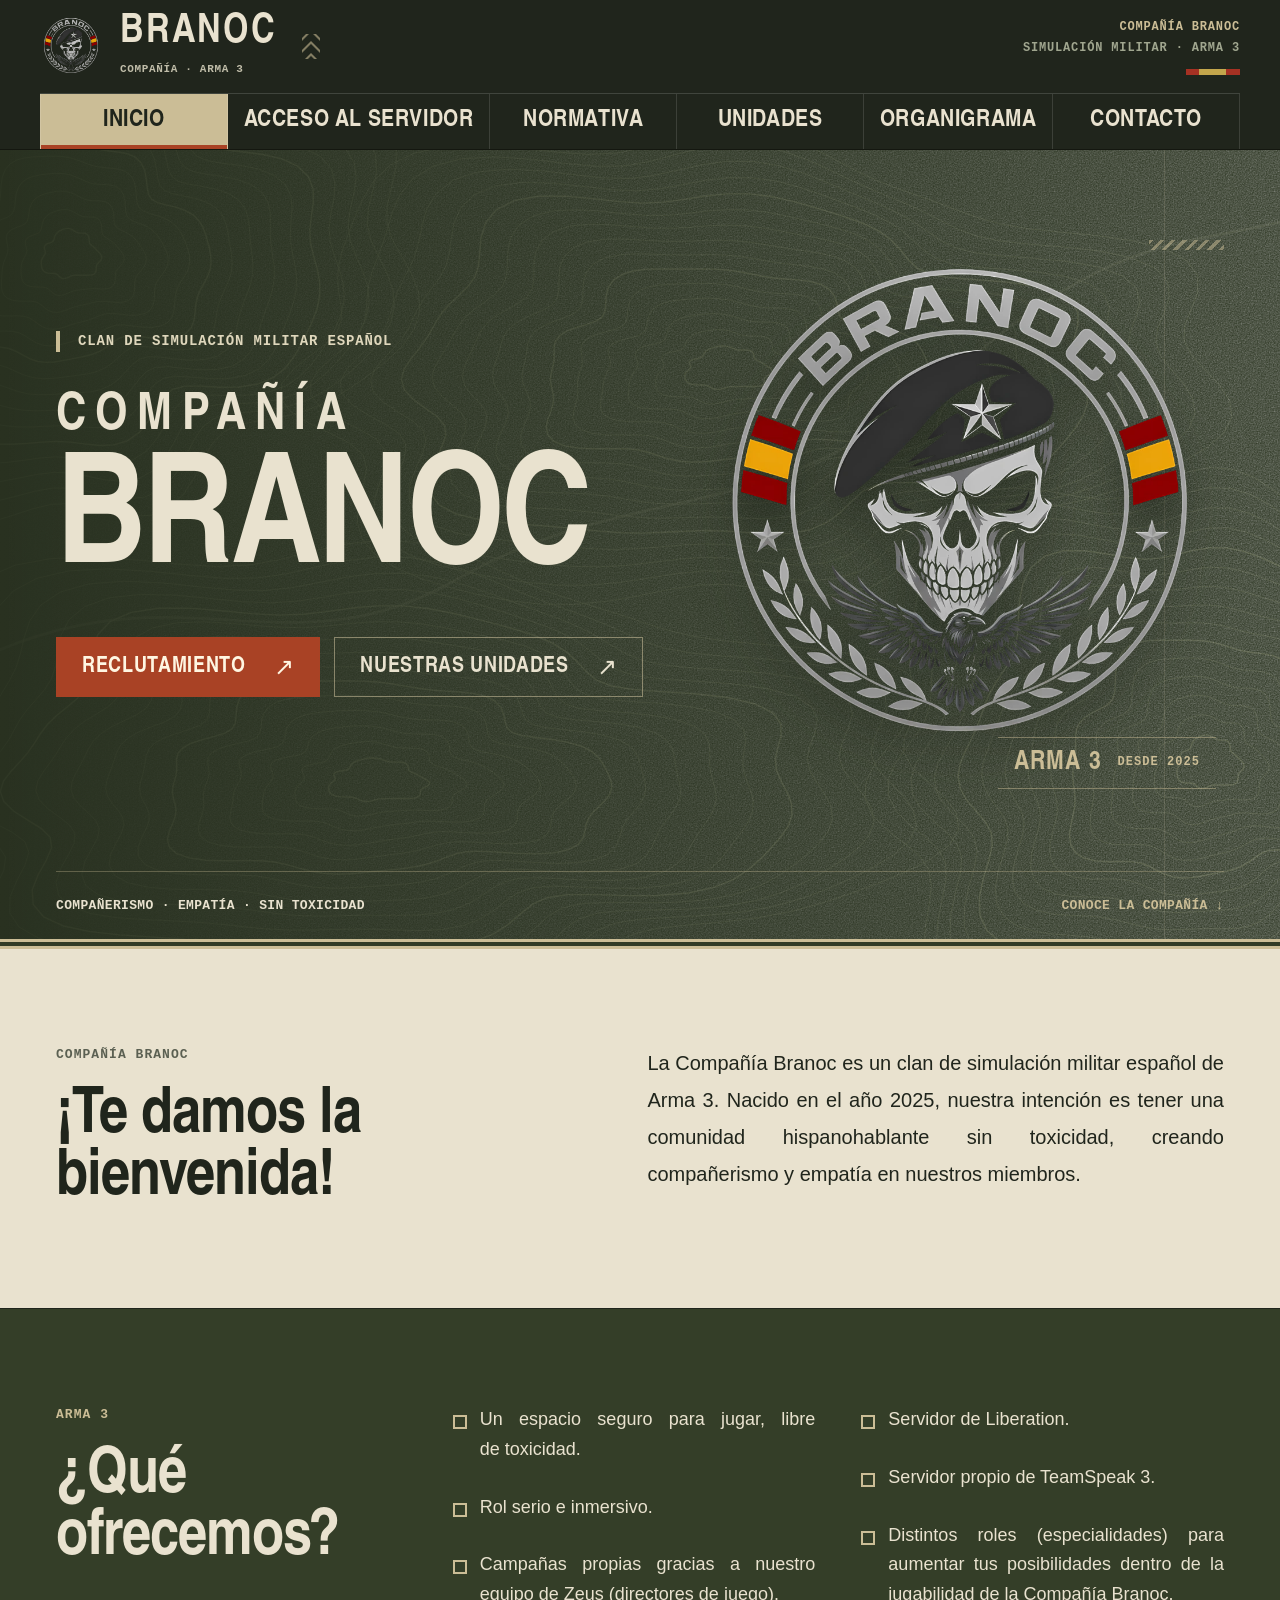
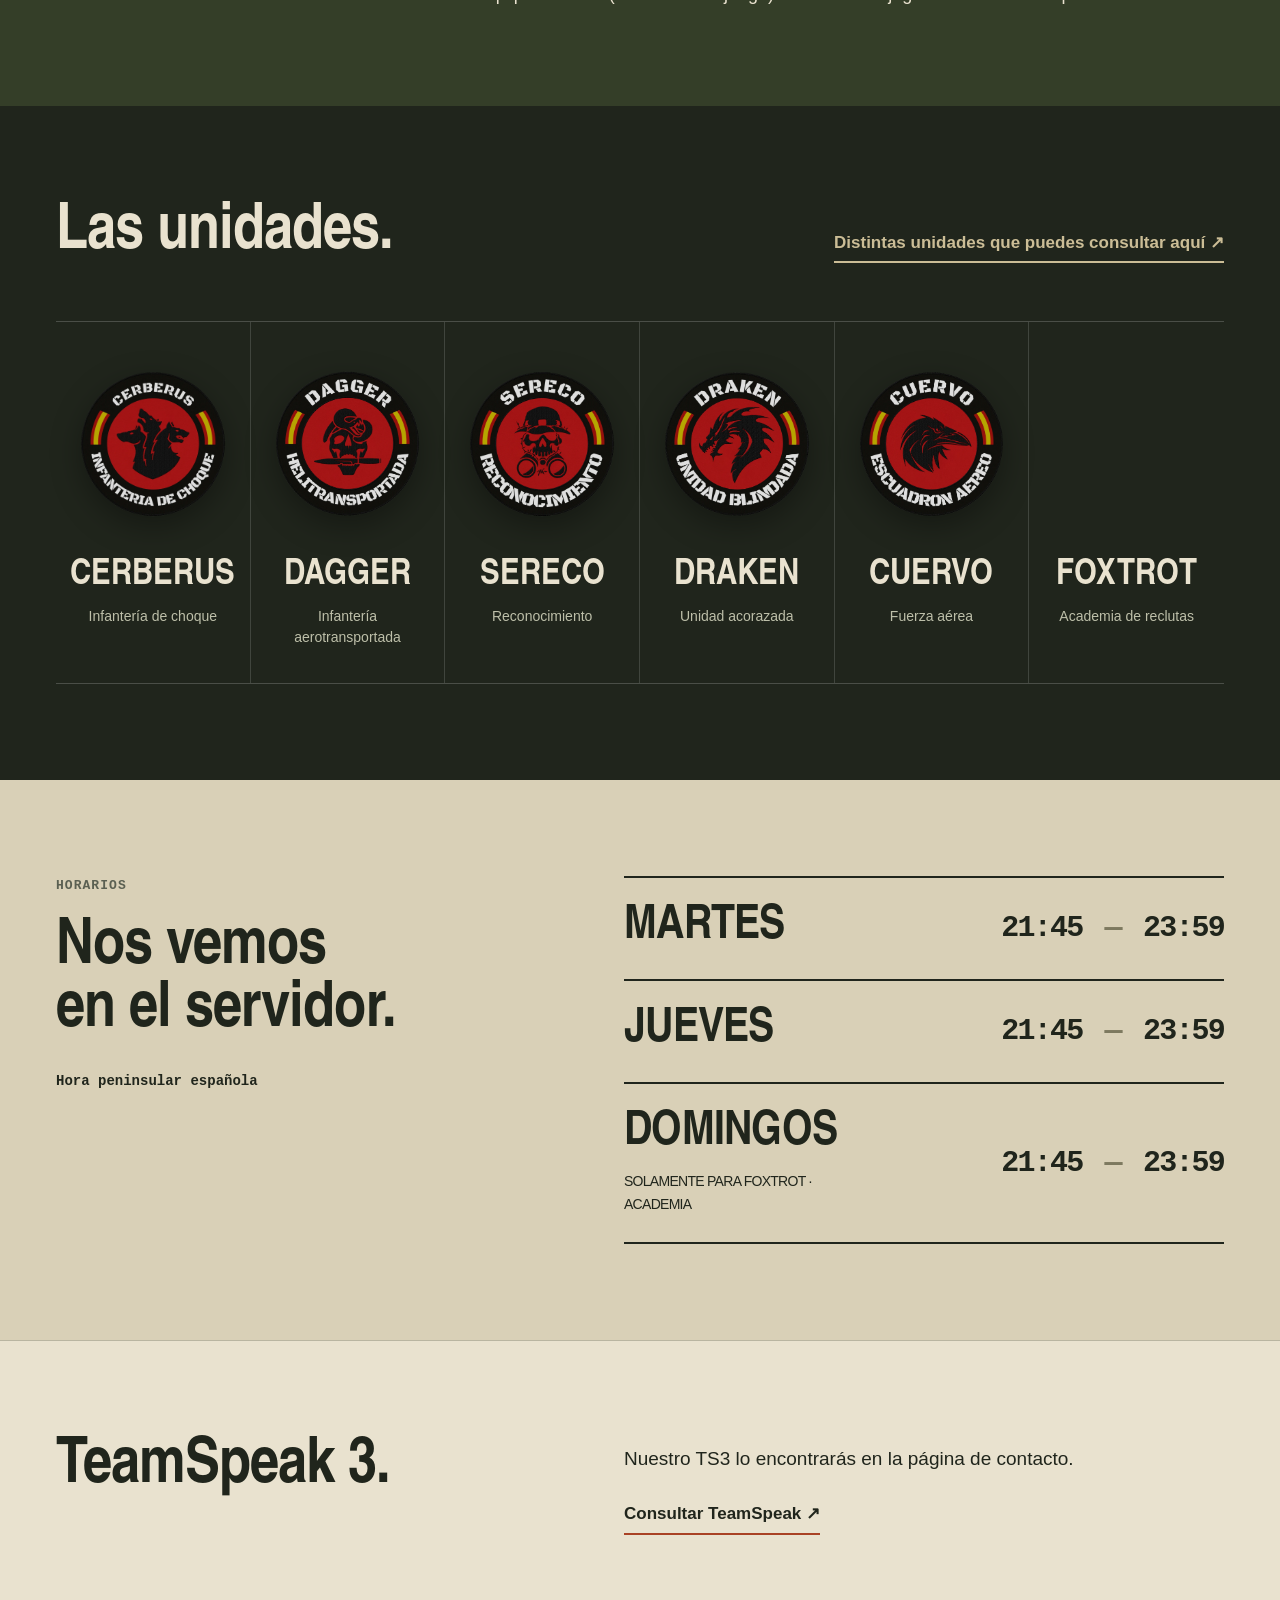
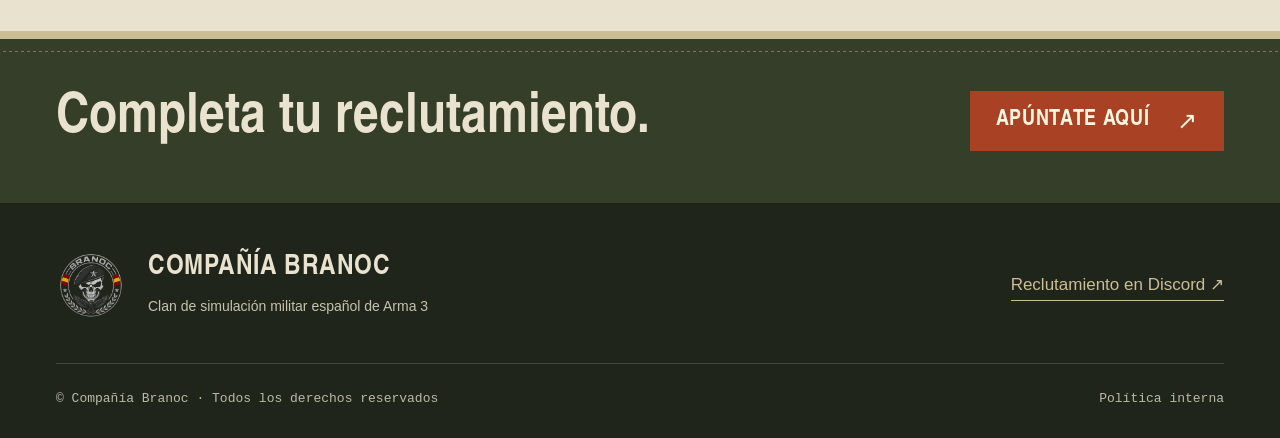
<file: index.html>
<!doctype html><html lang="es"><head><meta charset="utf-8"><meta name="viewport" content="width=device-width,initial-scale=1"><meta name="theme-color" content="#20251c"><meta name="description" content="Compañía Branoc. Clan español de simulación militar de Arma 3: campañas, unidades, normativa y reclutamiento."><title>Inicio | Compañía Branoc</title><link rel="icon" href="assets/logo.webp" type="image/webp"><link rel="stylesheet" href="styles.css?v=4"><script src="config.js?v=4" defer></script><script src="app.js?v=4" defer></script></head><body class="index-page"><a class="skip" href="#contenido">Saltar al contenido</a><div class="reading-progress" aria-hidden="true"></div><header class="site-header"><div class="header-inner"><a class="brand" href="index.html"><img decoding="async" src="assets/logo.webp" width="48" height="48" alt="Emblema de la Compañía Branoc"><span>BRANOC <small>COMPAÑÍA · ARMA 3</small></span></a><p class="masthead-note" aria-hidden="true">COMPAÑÍA BRANOC<span>SIMULACIÓN MILITAR · ARMA 3</span></p><nav class="desktop-nav" aria-label="Navegación principal"><a href="index.html" aria-current="page">Inicio</a><a href="acceso.html">Acceso al servidor</a><a href="normativa.html">Normativa</a><a href="unidades.html">Unidades</a><a href="organigrama.html">Organigrama</a><a href="contacto.html">Contacto</a></nav><details class="mobile-menu"><summary>Menú <span aria-hidden="true">☰</span></summary><nav aria-label="Navegación móvil"><a href="index.html" aria-current="page">Inicio</a><a href="acceso.html">Acceso al servidor</a><a href="normativa.html">Normativa</a><a href="unidades.html">Unidades</a><a href="organigrama.html">Organigrama</a><a href="contacto.html">Contacto</a></nav></details></div></header><main id="contenido"><section class="war-poster"><div class="poster-stripe" aria-hidden="true"></div><div class="poster-content wrap"><div class="poster-heading"><p class="poster-kicker">CLAN DE SIMULACIÓN MILITAR ESPAÑOL</p><h1><span>COMPAÑÍA</span> BRANOC</h1><div class="poster-actions"><a class="btn primary" href="acceso.html">Reclutamiento<span aria-hidden="true">↗</span></a><a class="btn secondary" href="unidades.html">Nuestras unidades<span aria-hidden="true">↗</span></a></div></div><div class="poster-crest"><img decoding="async" src="assets/logo.webp" width="680" height="680" alt="Emblema de Branoc: calavera con boina, estrella y laureles"><div class="year-stamp">ARMA 3 <span>DESDE 2025</span></div></div></div><div class="poster-baseline wrap"><span>COMPAÑERISMO · EMPATÍA · SIN TOXICIDAD</span><a href="#compania">CONOCE LA COMPAÑÍA ↓</a></div></section><section class="company-intro wrap section reveal" id="compania"><div class="intro-heading"><p class="eyebrow">COMPAÑÍA BRANOC</p><h2>¡Te damos la bienvenida!</h2></div><div class="intro-copy"><p>La Compañía Branoc es un clan de simulación militar español de Arma 3. Nacido en el año 2025, nuestra intención es tener una comunidad hispanohablante sin toxicidad, creando compañerismo y empatía en nuestros miembros.</p></div></section><section class="offer-section"><div class="wrap section"><div class="offer-heading"><p class="eyebrow">ARMA 3</p><h2>¿Qué ofrecemos?</h2></div><div class="offer-columns"><ul class="offer-list"><li>Un espacio seguro para jugar, libre de toxicidad.</li><li>Rol serio e inmersivo.</li><li>Campañas propias gracias a nuestro equipo de Zeus (directores de juego).</li></ul><ul class="offer-list"><li>Servidor de Liberation.</li><li>Servidor propio de TeamSpeak 3.</li><li>Distintos roles (especialidades) para aumentar tus posibilidades dentro de la jugabilidad de la Compañía Branoc.</li></ul></div></div></section><section class="unit-line wrap section reveal"><div class="section-heading"><h2>Las unidades.</h2><a class="text-link" href="unidades.html">Distintas unidades que puedes consultar aquí ↗</a></div><div class="patch-line"><a href="unidades.html#cerberus"><img decoding="async" src="assets/cerberus.webp" width="220" height="220" alt="Emblema de Cerberus" loading="lazy"><strong>Cerberus</strong><span>Infantería de choque</span></a><a href="unidades.html#dagger"><img decoding="async" src="assets/dagger.webp" width="220" height="220" alt="Emblema de Dagger" loading="lazy"><strong>Dagger</strong><span>Infantería aerotransportada</span></a><a href="unidades.html#sereco"><img decoding="async" src="assets/sereco.webp" width="220" height="220" alt="Emblema de Sereco" loading="lazy"><strong>Sereco</strong><span>Reconocimiento</span></a><a href="unidades.html#draken"><img decoding="async" src="assets/draken.webp" width="220" height="220" alt="Emblema de Draken" loading="lazy"><strong>Draken</strong><span>Unidad acorazada</span></a><a href="unidades.html#cuervo"><img decoding="async" src="assets/cuervo.webp" width="220" height="220" alt="Emblema de Cuervo" loading="lazy"><strong>Cuervo</strong><span>Fuerza aérea</span></a><a href="unidades.html#foxtrot" class="foxtrot-patch"><img decoding="async" src="assets/foxtrot.png" width="1536" height="1536" alt="Emblema de Foxtrot" loading="lazy"><strong>Foxtrot</strong><span>Academia de reclutas</span></a></div></section><section class="operation-hours"><div class="wrap section hours-layout"><div><p class="eyebrow">HORARIOS</p><h2>Nos vemos<br> en el servidor.</h2><p class="hours-zone">Hora peninsular española</p></div><div class="hours-table"><div><h3>Martes</h3><p>21:45 <span>—</span> 23:59</p></div><div><h3>Jueves</h3><p>21:45 <span>—</span> 23:59</p></div><div><h3>Domingos <small>Solamente para Foxtrot · Academia</small></h3><p>21:45 <span>—</span> 23:59</p></div></div></div></section><section class="wrap section ts3-line"><h2>TeamSpeak 3.</h2><div><p>Nuestro TS3 lo encontrarás en la página de contacto.</p><a class="text-link" href="contacto.html#teamspeak">Consultar TeamSpeak ↗</a></div></section></main><section class="recruit-footer wrap"><p>Completa tu reclutamiento.</p><a class="btn primary" href="acceso.html">Apúntate aquí<span aria-hidden="true">↗</span></a></section><footer class="wrap"><div class="footer-brand"><img decoding="async" src="assets/logo.webp" alt="" width="60" height="60"><div><strong>COMPAÑÍA BRANOC</strong><p>Clan de simulación militar español de Arma 3</p></div></div><a href="https://discord.gg/ZEfmJJxBvb" data-link="discord" target="_blank" rel="noopener noreferrer">Reclutamiento en Discord ↗</a><div class="footer-bottom"><span>© Compañía Branoc · Todos los derechos reservados</span><a href="normativa.html#politica">Política interna</a></div></footer><button class="back-top" aria-label="Volver arriba" hidden>↑</button><div class="toast" role="status" aria-live="polite"></div></body></html>
</file>
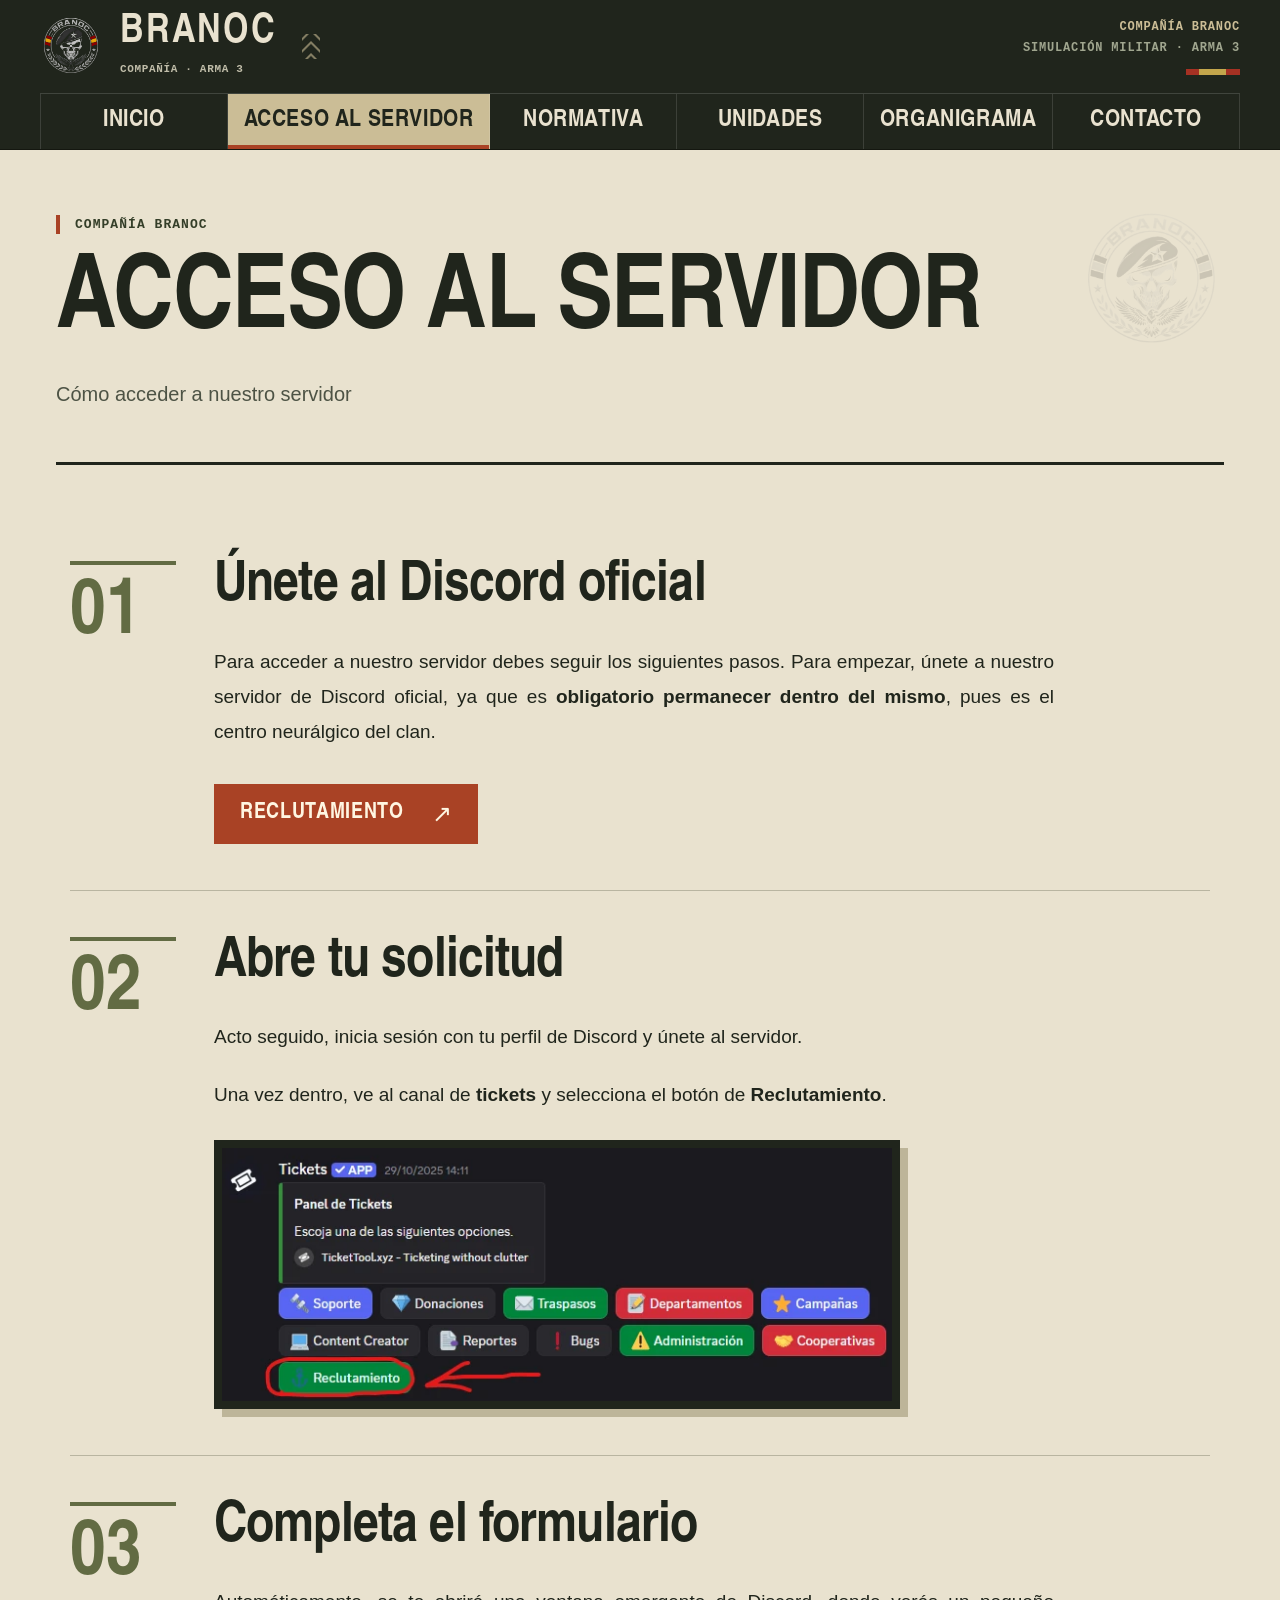
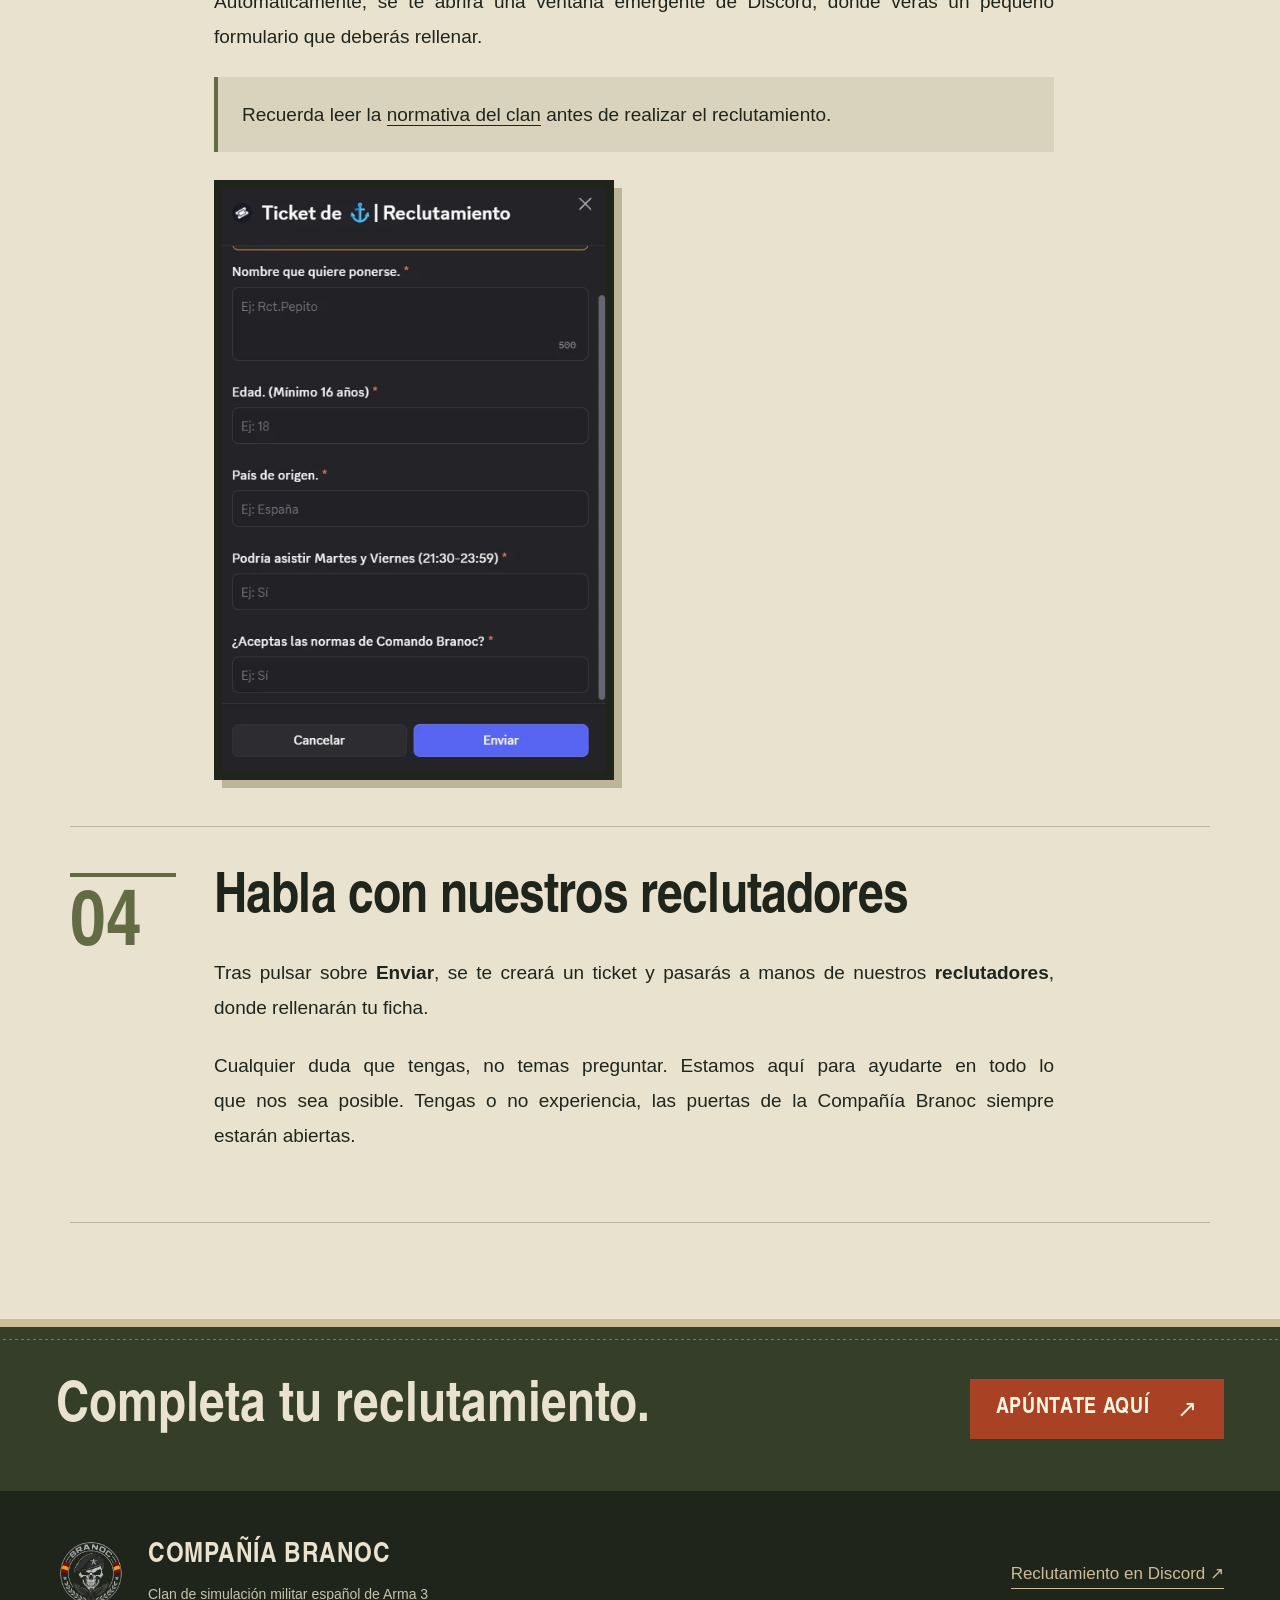
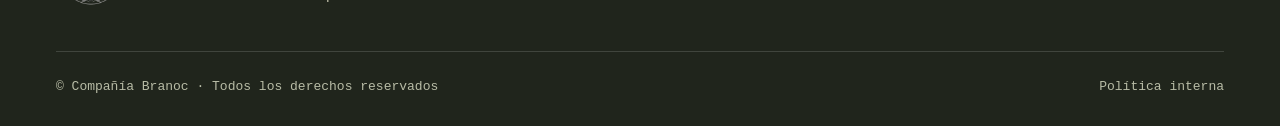
<file: acceso.html>
<!doctype html><html lang="es"><head><meta charset="utf-8"><meta name="viewport" content="width=device-width,initial-scale=1"><meta name="theme-color" content="#20251c"><meta name="description" content="Compañía Branoc. Clan español de simulación militar de Arma 3: campañas, unidades, normativa y reclutamiento."><title>Acceso al servidor | Compañía Branoc</title><link rel="icon" href="assets/logo.webp" type="image/webp"><link rel="stylesheet" href="styles.css?v=4"><script src="config.js?v=4" defer></script><script src="app.js?v=4" defer></script></head><body class="acceso-page"><a class="skip" href="#contenido">Saltar al contenido</a><div class="reading-progress" aria-hidden="true"></div><header class="site-header"><div class="header-inner"><a class="brand" href="index.html"><img decoding="async" src="assets/logo.webp" width="48" height="48" alt="Emblema de la Compañía Branoc"><span>BRANOC <small>COMPAÑÍA · ARMA 3</small></span></a><p class="masthead-note" aria-hidden="true">COMPAÑÍA BRANOC<span>SIMULACIÓN MILITAR · ARMA 3</span></p><nav class="desktop-nav" aria-label="Navegación principal"><a href="index.html">Inicio</a><a href="acceso.html" aria-current="page">Acceso al servidor</a><a href="normativa.html">Normativa</a><a href="unidades.html">Unidades</a><a href="organigrama.html">Organigrama</a><a href="contacto.html">Contacto</a></nav><details class="mobile-menu"><summary>Menú <span aria-hidden="true">☰</span></summary><nav aria-label="Navegación móvil"><a href="index.html">Inicio</a><a href="acceso.html" aria-current="page">Acceso al servidor</a><a href="normativa.html">Normativa</a><a href="unidades.html">Unidades</a><a href="organigrama.html">Organigrama</a><a href="contacto.html">Contacto</a></nav></details></div></header><main id="contenido"><section class="page-heading wrap"><p class="eyebrow">COMPAÑÍA BRANOC</p><h1>Acceso al servidor</h1><p class="lead">Cómo acceder a nuestro servidor</p></section><section class="wrap section steps"><article class="step reveal"><span class="step-number">01</span><div><h2>Únete al Discord oficial</h2><p>Para acceder a nuestro servidor debes seguir los siguientes pasos. Para empezar, únete a nuestro servidor de Discord oficial, ya que es <strong>obligatorio permanecer dentro del mismo</strong>, pues es el centro neurálgico del clan.</p><a class="btn primary" href="https://discord.gg/ZEfmJJxBvb" data-link="discord" target="_blank" rel="noopener noreferrer">Reclutamiento<span aria-hidden="true">↗</span></a></div></article><article class="step reveal"><span class="step-number">02</span><div><h2>Abre tu solicitud</h2><p>Acto seguido, inicia sesión con tu perfil de Discord y únete al servidor.</p><p>Una vez dentro, ve al canal de <strong>tickets</strong> y selecciona el botón de <strong>Reclutamiento</strong>.</p><img decoding="async" class="instruction-img" src="assets/reclutamiento-ticket.webp" width="686" height="259" alt="Captura original del canal de tickets y del botón de reclutamiento" loading="lazy"></div></article><article class="step reveal"><span class="step-number">03</span><div><h2>Completa el formulario</h2><p>Automáticamente, se te abrirá una ventana emergente de Discord, donde verás un pequeño formulario que deberás rellenar.</p><p class="note">Recuerda leer la <a href="normativa.html">normativa del clan</a> antes de realizar el reclutamiento.</p><img decoding="async" class="instruction-img form-img" src="assets/reclutamiento-formulario.webp" width="463" height="703" alt="Captura original del formulario de reclutamiento de Discord" loading="lazy"></div></article><article class="step reveal"><span class="step-number">04</span><div><h2>Habla con nuestros reclutadores</h2><p>Tras pulsar sobre <strong>Enviar</strong>, se te creará un ticket y pasarás a manos de nuestros <strong>reclutadores</strong>, donde rellenarán tu ficha.</p><p>Cualquier duda que tengas, no temas preguntar. Estamos aquí para ayudarte en todo lo que nos sea posible. Tengas o no experiencia, las puertas de la Compañía Branoc siempre estarán abiertas.</p></div></article></section></main><section class="recruit-footer wrap"><p>Completa tu reclutamiento.</p><a class="btn primary" href="acceso.html">Apúntate aquí<span aria-hidden="true">↗</span></a></section><footer class="wrap"><div class="footer-brand"><img decoding="async" src="assets/logo.webp" alt="" width="60" height="60"><div><strong>COMPAÑÍA BRANOC</strong><p>Clan de simulación militar español de Arma 3</p></div></div><a href="https://discord.gg/ZEfmJJxBvb" data-link="discord" target="_blank" rel="noopener noreferrer">Reclutamiento en Discord ↗</a><div class="footer-bottom"><span>© Compañía Branoc · Todos los derechos reservados</span><a href="normativa.html#politica">Política interna</a></div></footer><button class="back-top" aria-label="Volver arriba" hidden>↑</button><div class="toast" role="status" aria-live="polite"></div></body></html>
</file>
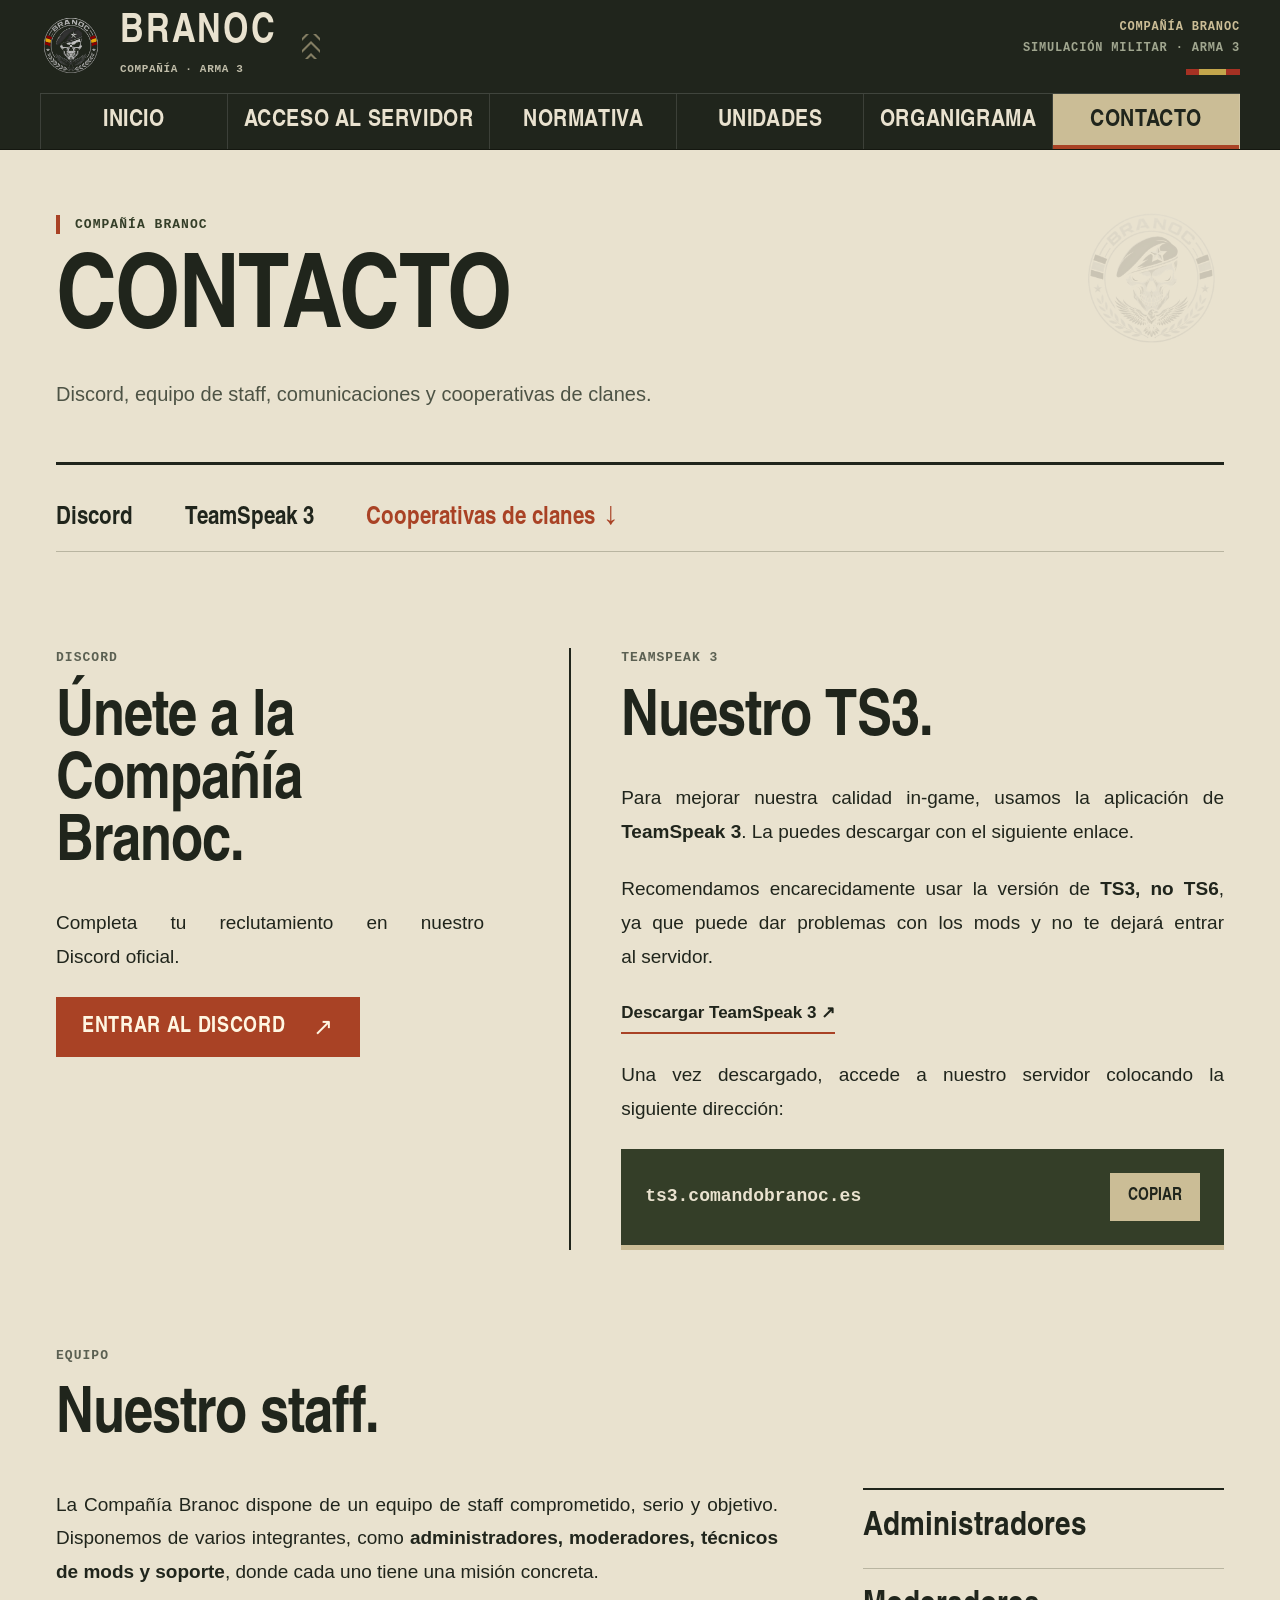
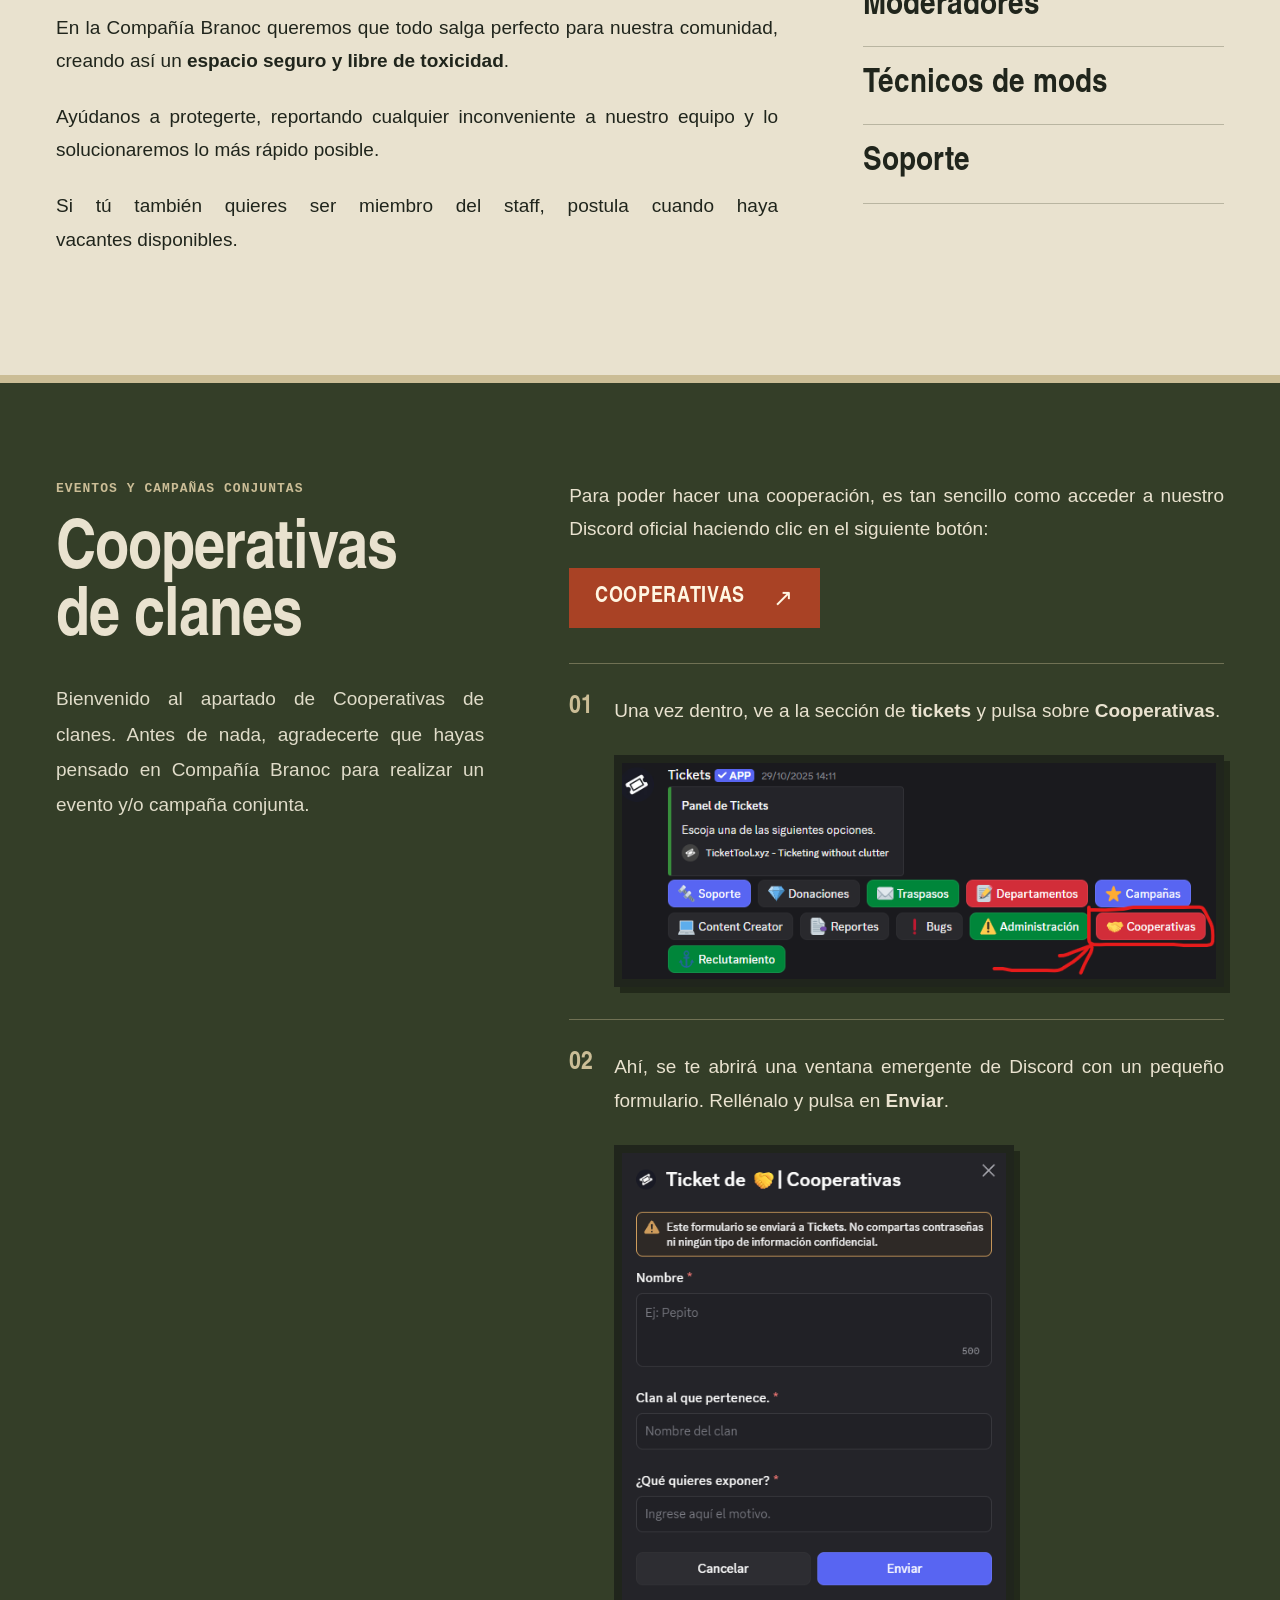
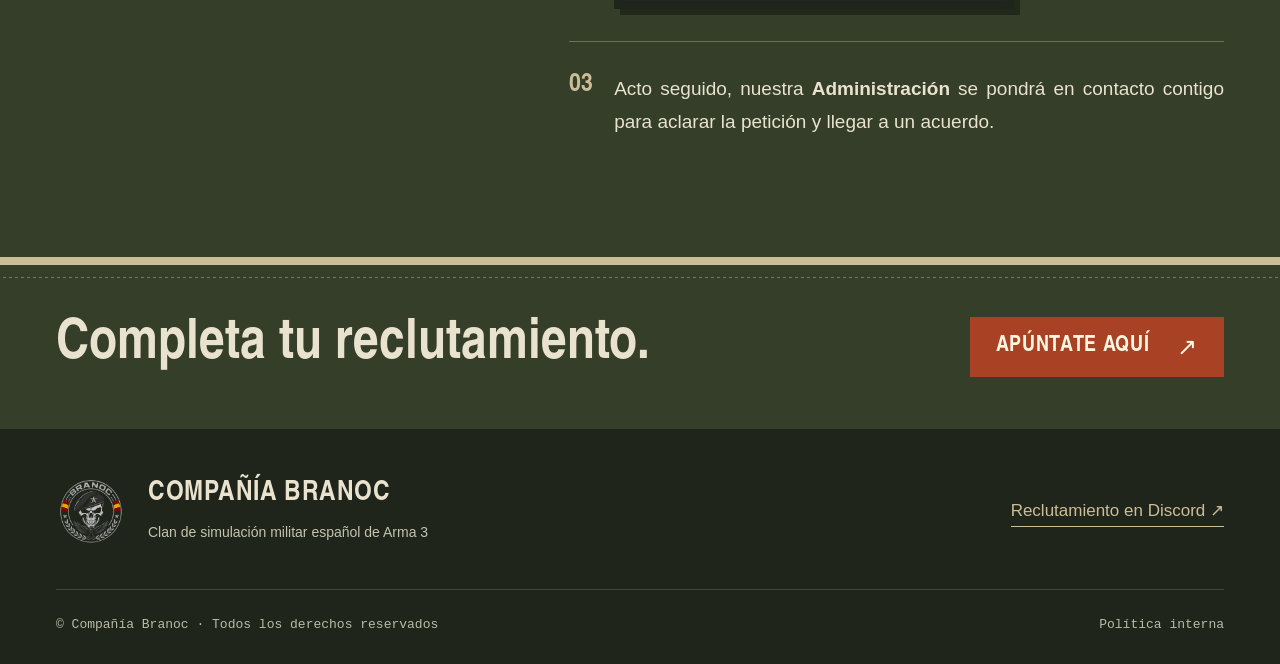
<file: contacto.html>
<!doctype html><html lang="es"><head><meta charset="utf-8"><meta name="viewport" content="width=device-width,initial-scale=1"><meta name="theme-color" content="#20251c"><meta name="description" content="Compañía Branoc. Clan español de simulación militar de Arma 3: campañas, unidades, normativa y reclutamiento."><title>Contacto | Compañía Branoc</title><link rel="icon" href="assets/logo.webp" type="image/webp"><link rel="stylesheet" href="styles.css?v=4"><script src="config.js?v=4" defer></script><script src="app.js?v=4" defer></script></head><body class="contacto-page"><a class="skip" href="#contenido">Saltar al contenido</a><div class="reading-progress" aria-hidden="true"></div><header class="site-header"><div class="header-inner"><a class="brand" href="index.html"><img decoding="async" src="assets/logo.webp" width="48" height="48" alt="Emblema de la Compañía Branoc"><span>BRANOC <small>COMPAÑÍA · ARMA 3</small></span></a><p class="masthead-note" aria-hidden="true">COMPAÑÍA BRANOC<span>SIMULACIÓN MILITAR · ARMA 3</span></p><nav class="desktop-nav" aria-label="Navegación principal"><a href="index.html">Inicio</a><a href="acceso.html">Acceso al servidor</a><a href="normativa.html">Normativa</a><a href="unidades.html">Unidades</a><a href="organigrama.html">Organigrama</a><a href="contacto.html" aria-current="page">Contacto</a></nav><details class="mobile-menu"><summary>Menú <span aria-hidden="true">☰</span></summary><nav aria-label="Navegación móvil"><a href="index.html">Inicio</a><a href="acceso.html">Acceso al servidor</a><a href="normativa.html">Normativa</a><a href="unidades.html">Unidades</a><a href="organigrama.html">Organigrama</a><a href="contacto.html" aria-current="page">Contacto</a></nav></details></div></header><main id="contenido"><section class="page-heading wrap"><p class="eyebrow">COMPAÑÍA BRANOC</p><h1>Contacto</h1><p class="lead">Discord, equipo de staff, comunicaciones y cooperativas de clanes.</p></section><nav class="contact-jumps wrap" aria-label="Apartados de contacto"><a href="#discord-contacto">Discord</a><a href="#teamspeak">TeamSpeak 3</a><a href="#cooperativas">Cooperativas de clanes <span aria-hidden="true">↓</span></a></nav><section class="wrap section contact-grid"><article class="contact-card reveal" id="discord-contacto"><p class="eyebrow">DISCORD</p><h2>Únete a la<br> Compañía Branoc.</h2><p>Completa tu reclutamiento en nuestro Discord oficial.</p><a class="btn primary" href="https://discord.gg/ZEfmJJxBvb" data-link="discord" target="_blank" rel="noopener noreferrer">Entrar al Discord<span aria-hidden="true">↗</span></a></article><article class="contact-card reveal" id="teamspeak"><p class="eyebrow">TEAMSPEAK 3</p><h2>Nuestro TS3.</h2><p>Para mejorar nuestra calidad in-game, usamos la aplicación de <strong>TeamSpeak 3</strong>. La puedes descargar con el siguiente enlace.</p><p>Recomendamos encarecidamente usar la versión de <strong>TS3, no TS6</strong>, ya que puede dar problemas con los mods y no te dejará entrar al servidor.</p><a class="text-link" href="https://www.teamspeak.com/es/downloads/#ts3client" data-link="teamspeakDownload" target="_blank" rel="noopener noreferrer">Descargar TeamSpeak 3 ↗</a><p>Una vez descargado, accede a nuestro servidor colocando la siguiente dirección:</p><div class="server-address"><code data-server>ts3.comandobranoc.es</code><button class="copy-server" aria-label="Copiar dirección de TeamSpeak">Copiar</button></div></article></section><section class="wrap section staff-section reveal"><p class="eyebrow">EQUIPO</p><h2>Nuestro staff.</h2><div class="staff-layout"><div><p>La Compañía Branoc dispone de un equipo de staff comprometido, serio y objetivo. Disponemos de varios integrantes, como <strong>administradores, moderadores, técnicos de mods y soporte</strong>, donde cada uno tiene una misión concreta.</p><p>En la Compañía Branoc queremos que todo salga perfecto para nuestra comunidad, creando así un <strong>espacio seguro y libre de toxicidad</strong>.</p><p>Ayúdanos a protegerte, reportando cualquier inconveniente a nuestro equipo y lo solucionaremos lo más rápido posible.</p><p>Si tú también quieres ser miembro del staff, postula cuando haya vacantes disponibles.</p></div><ul class="staff-roles"><li>Administradores</li><li>Moderadores</li><li>Técnicos de mods</li><li>Soporte</li></ul></div></section><section class="cooperatives-section" id="cooperativas"><div class="wrap section cooperatives-layout"><div class="cooperatives-heading"><p class="eyebrow">EVENTOS Y CAMPAÑAS CONJUNTAS</p><h2>Cooperativas<br> de clanes</h2><p>Bienvenido al apartado de Cooperativas de clanes. Antes de nada, agradecerte que hayas pensado en Compañía Branoc para realizar un evento y/o campaña conjunta.</p></div><div class="cooperatives-body"><p>Para poder hacer una cooperación, es tan sencillo como acceder a nuestro Discord oficial haciendo clic en el siguiente botón:</p><a class="btn primary" href="https://discord.gg/ZEfmJJxBvb" data-link="discord" target="_blank" rel="noopener noreferrer">Cooperativas <span aria-hidden="true">↗</span></a><ol class="cooperatives-steps"><li><p>Una vez dentro, ve a la sección de <strong>tickets</strong> y pulsa sobre <strong>Cooperativas</strong>.</p><img decoding="async" class="instruction-img" src="assets/cooperativas-ticket.png" width="687" height="250" alt="Captura original del canal de tickets de Discord y del botón Cooperativas" loading="lazy"></li><li><p>Ahí, se te abrirá una ventana emergente de Discord con un pequeño formulario. Rellénalo y pulsa en <strong>Enviar</strong>.</p><img decoding="async" class="instruction-img form-img" src="assets/cooperativas-formulario.png" width="464" height="541" alt="Captura original del formulario de solicitud de Cooperativas en Discord" loading="lazy"></li><li><p>Acto seguido, nuestra <strong>Administración</strong> se pondrá en contacto contigo para aclarar la petición y llegar a un acuerdo.</p></li></ol></div></div></section></main><section class="recruit-footer wrap"><p>Completa tu reclutamiento.</p><a class="btn primary" href="acceso.html">Apúntate aquí<span aria-hidden="true">↗</span></a></section><footer class="wrap"><div class="footer-brand"><img decoding="async" src="assets/logo.webp" alt="" width="60" height="60"><div><strong>COMPAÑÍA BRANOC</strong><p>Clan de simulación militar español de Arma 3</p></div></div><a href="https://discord.gg/ZEfmJJxBvb" data-link="discord" target="_blank" rel="noopener noreferrer">Reclutamiento en Discord ↗</a><div class="footer-bottom"><span>© Compañía Branoc · Todos los derechos reservados</span><a href="normativa.html#politica">Política interna</a></div></footer><button class="back-top" aria-label="Volver arriba" hidden>↑</button><div class="toast" role="status" aria-live="polite"></div></body></html>
</file>
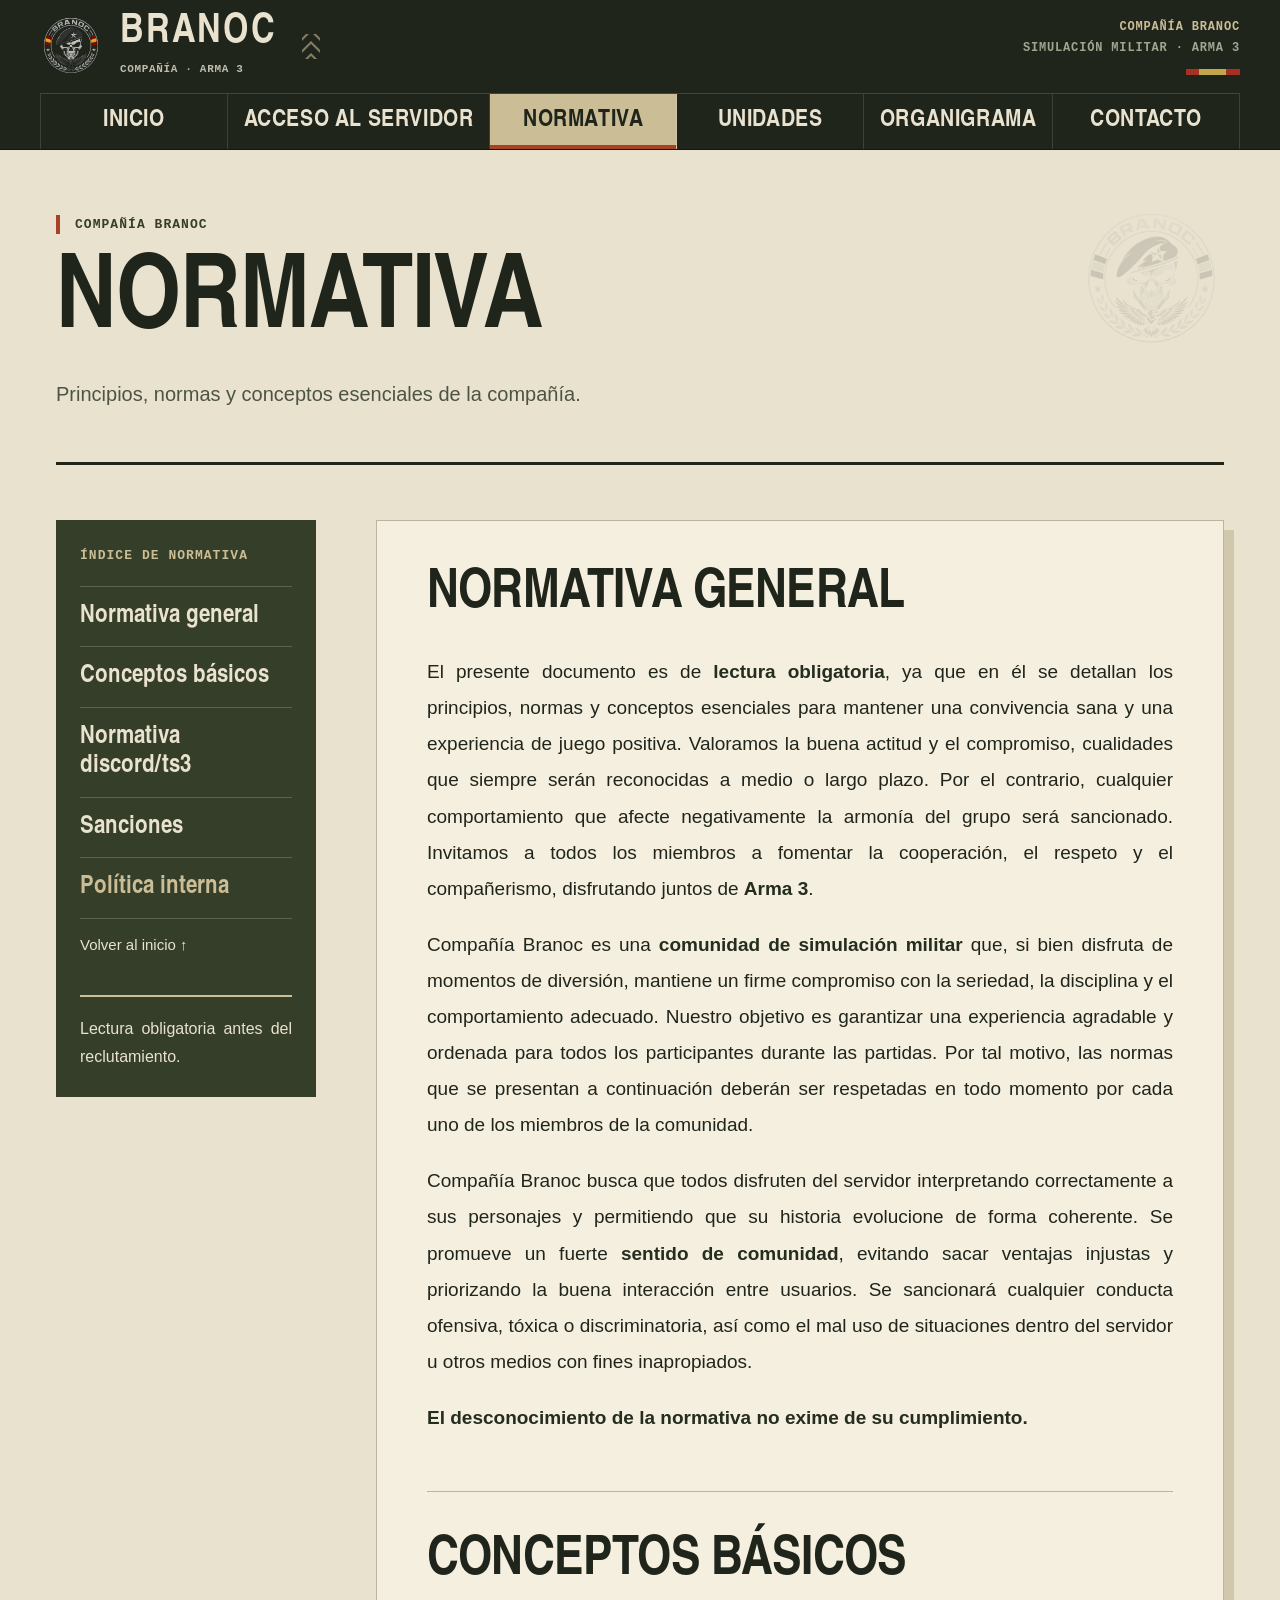
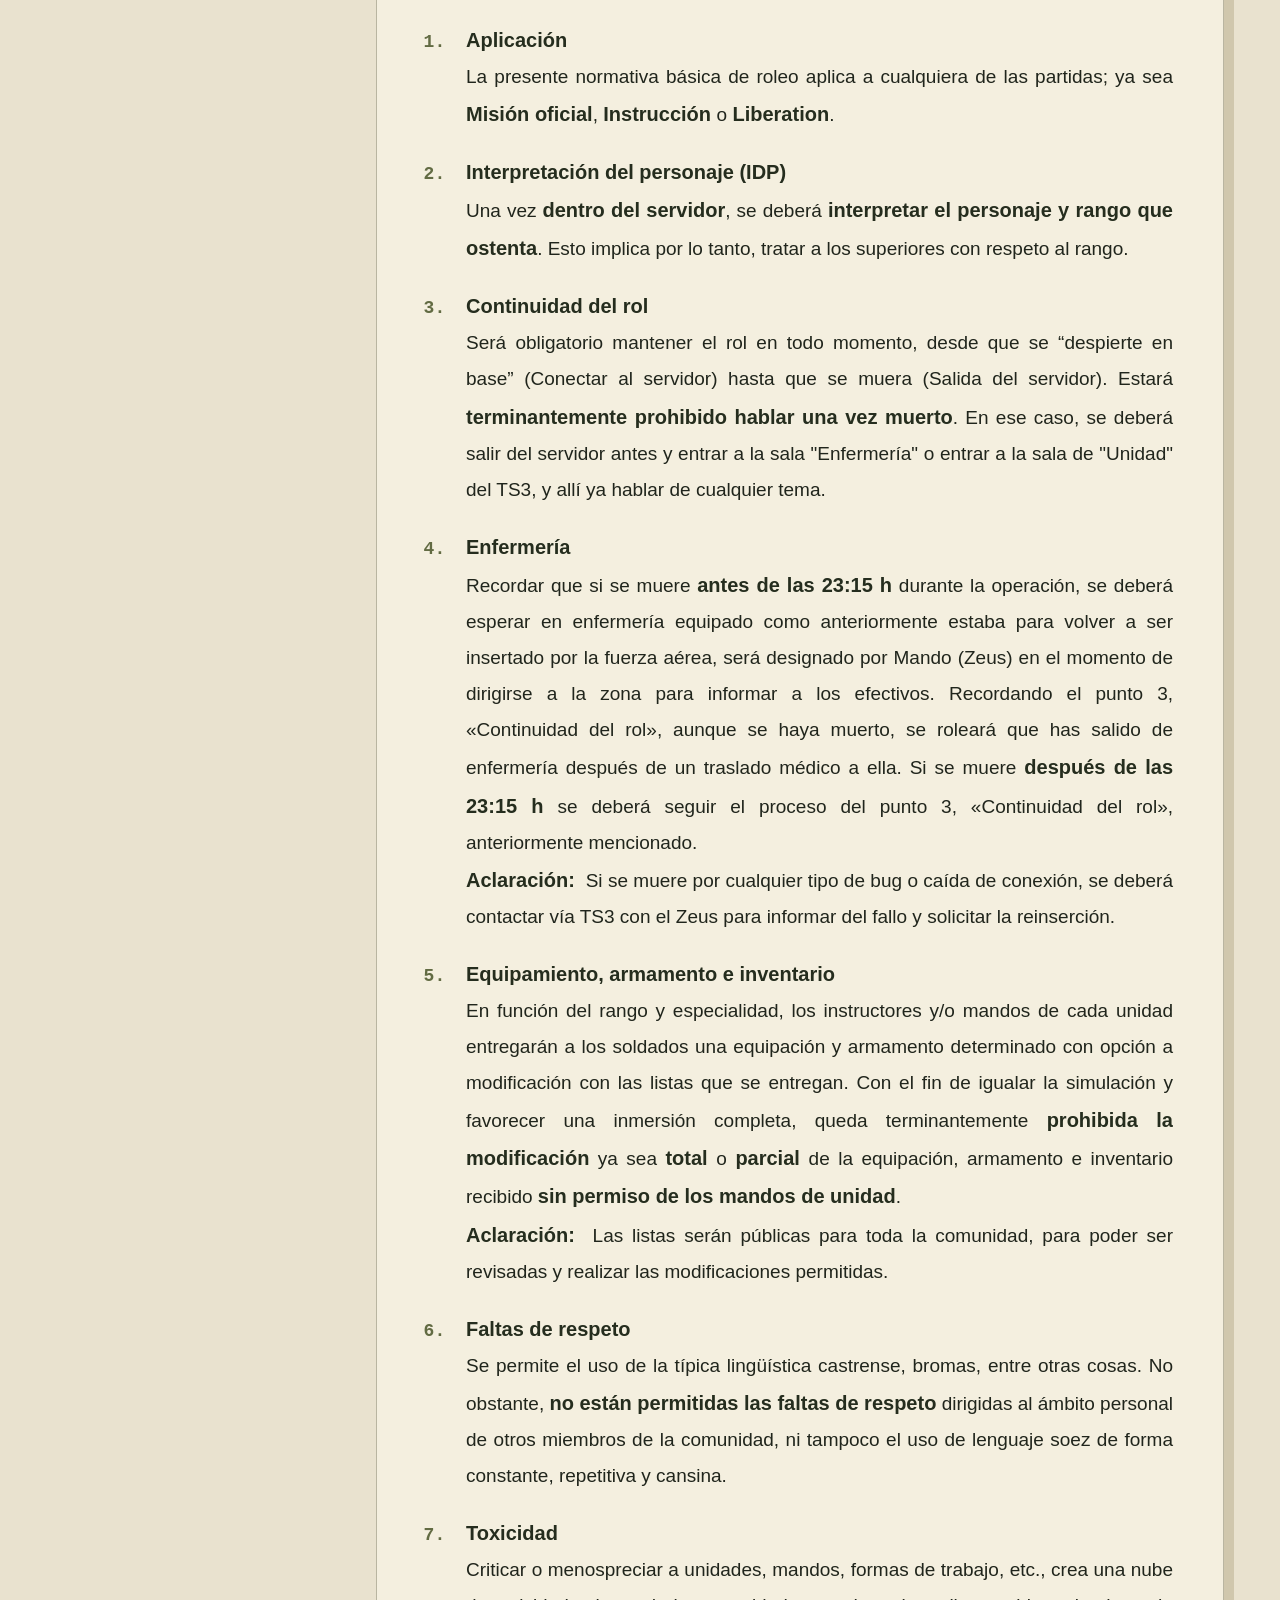
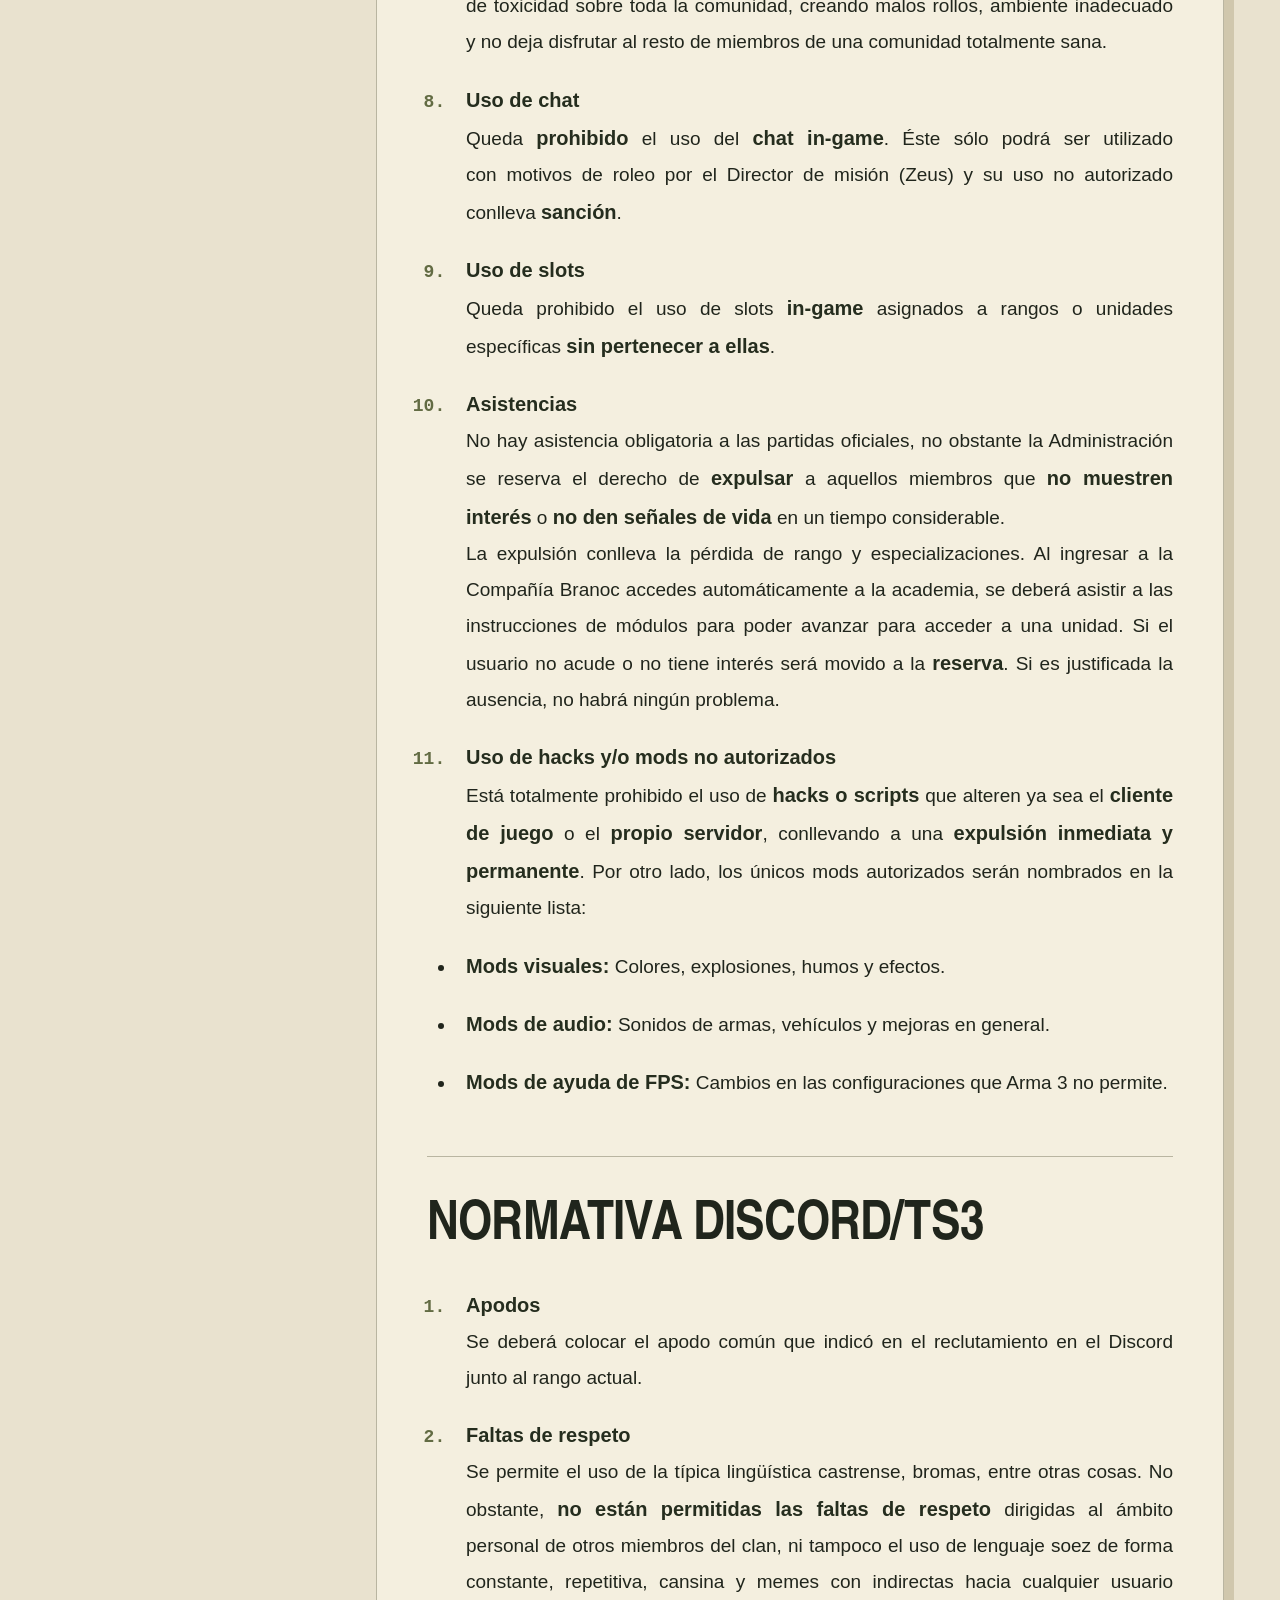
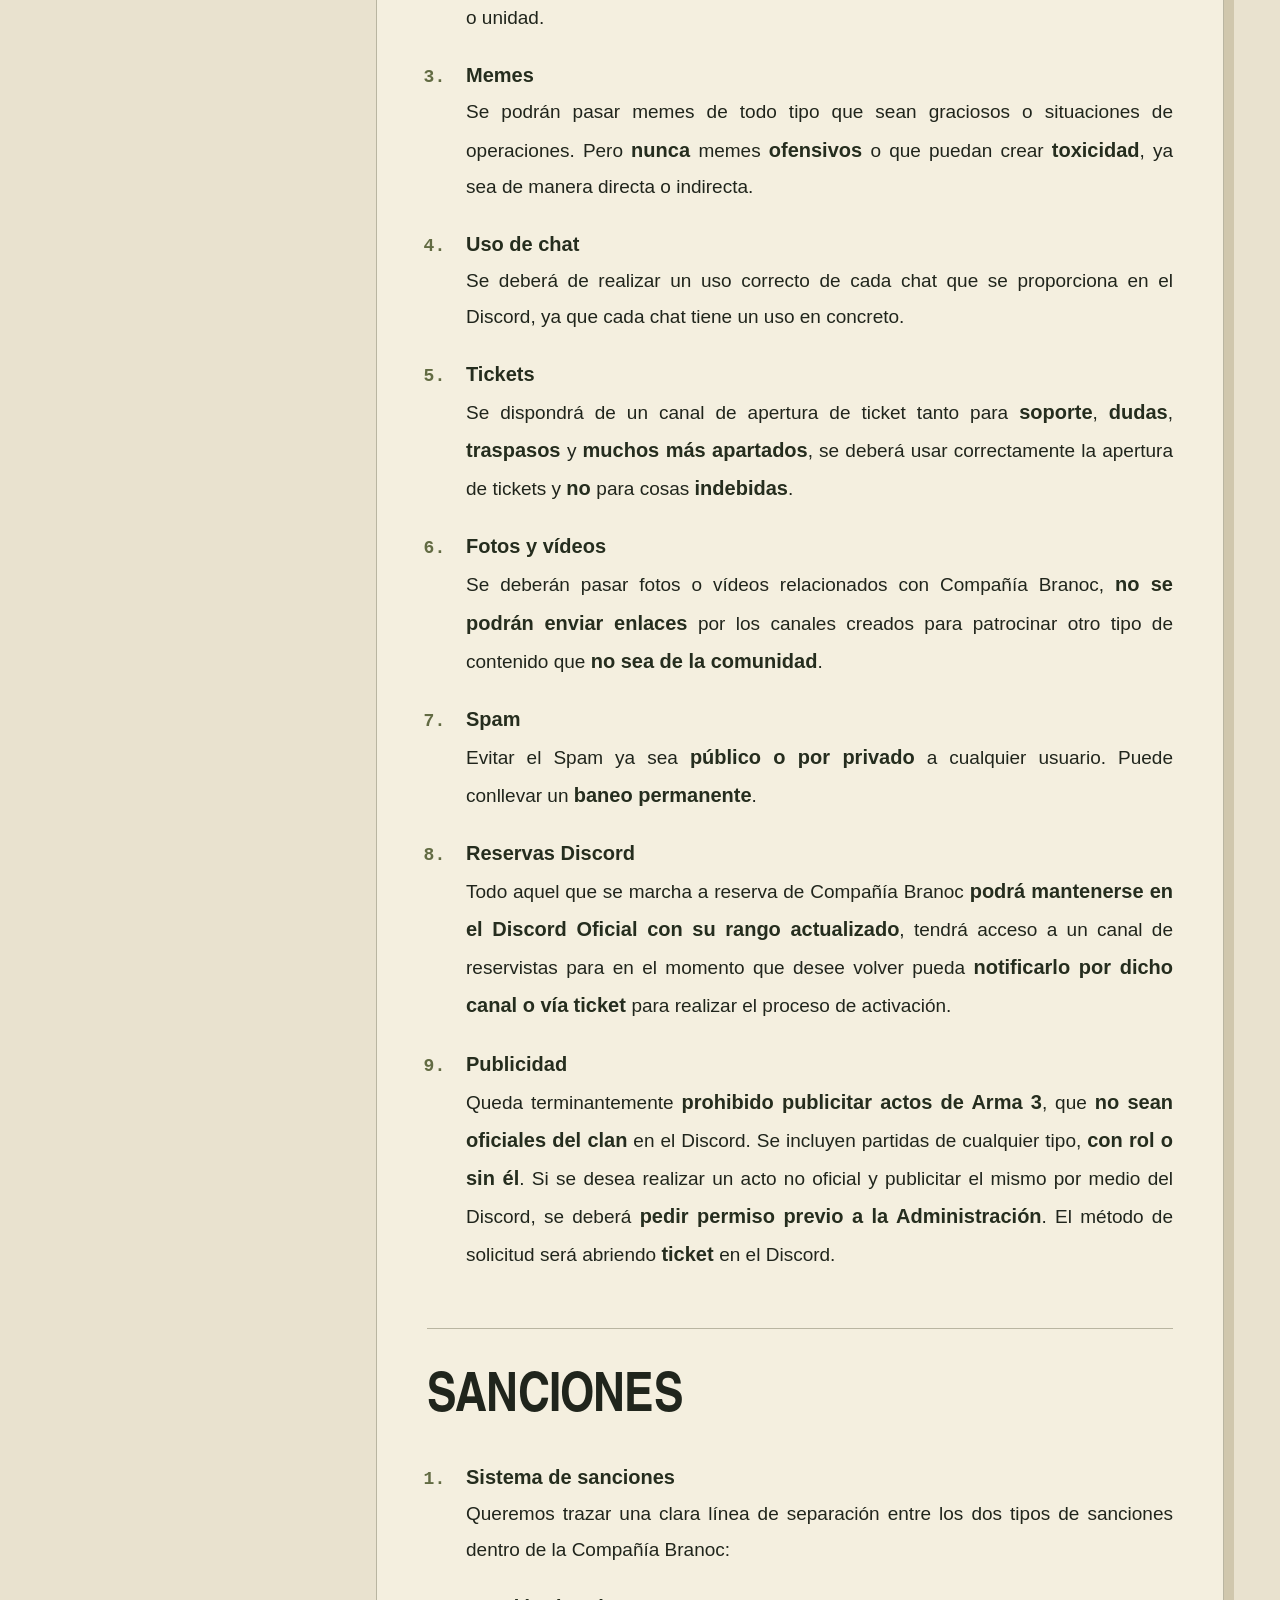
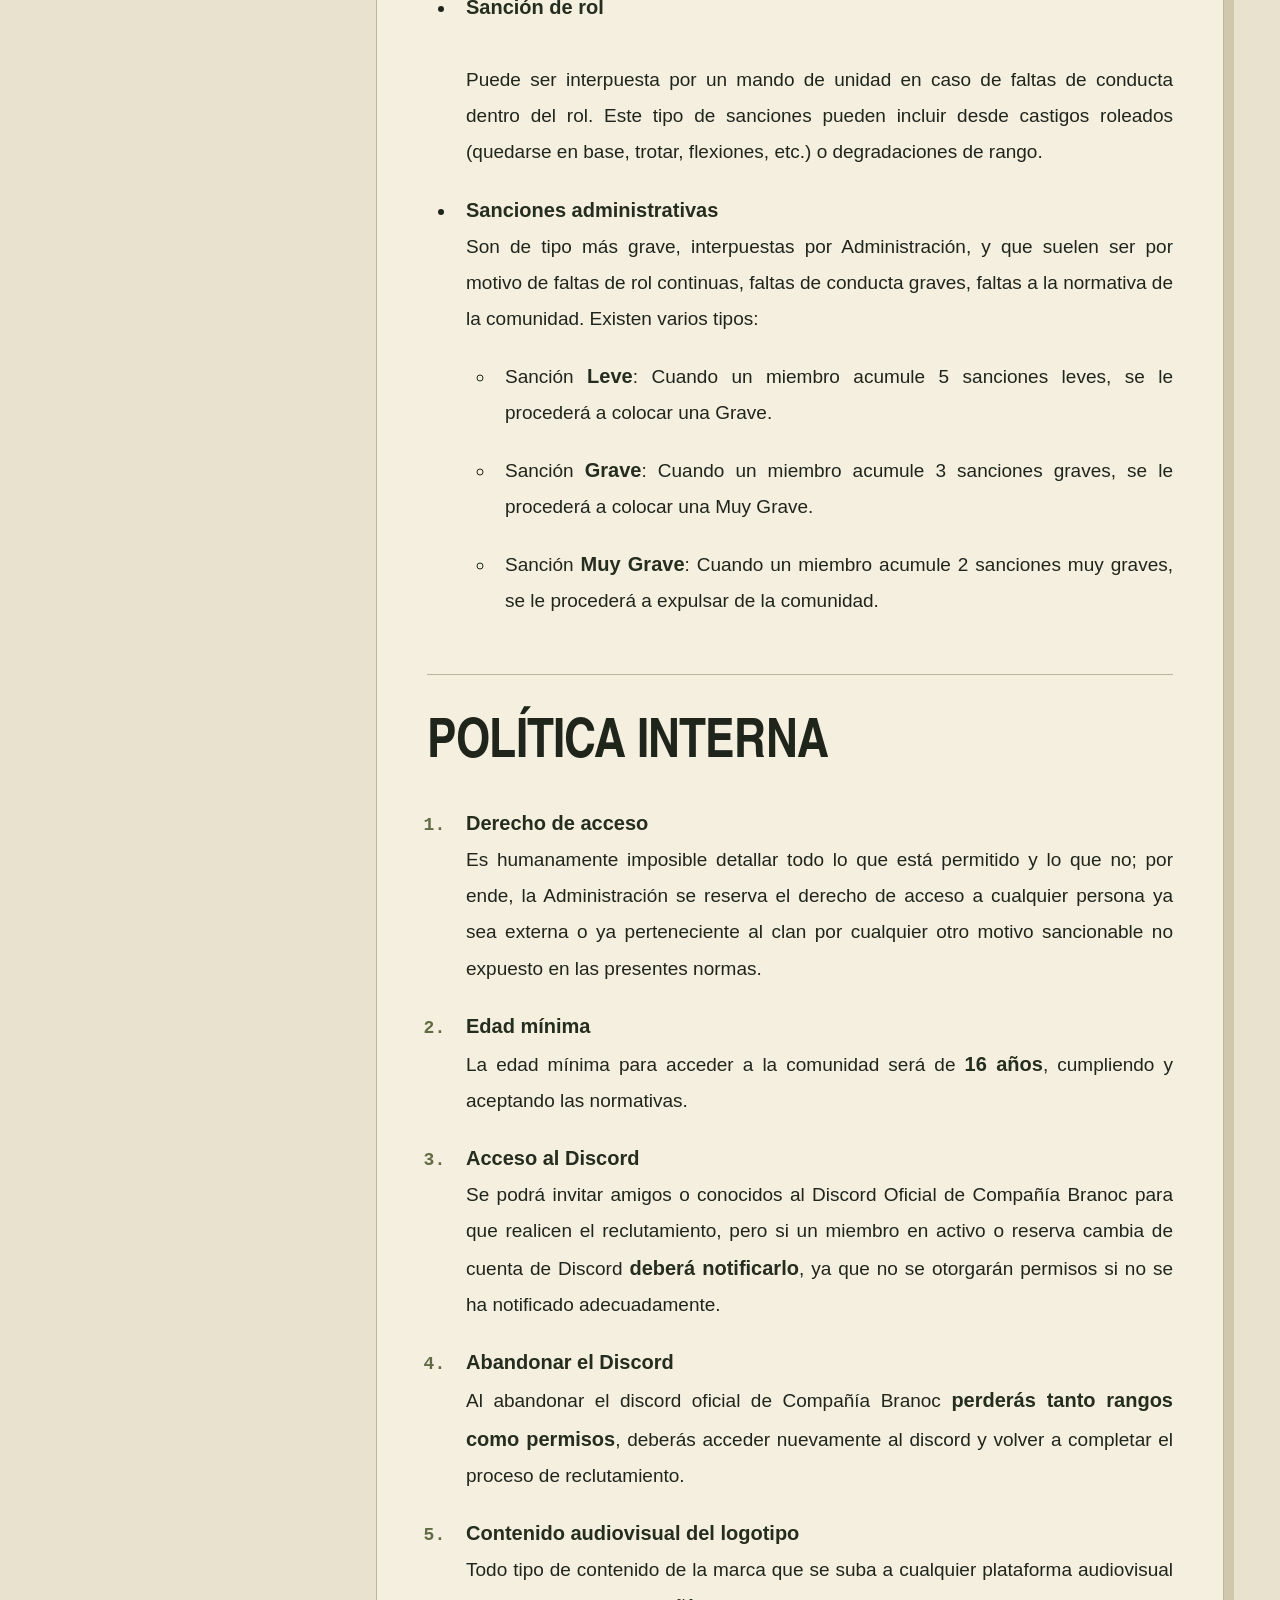
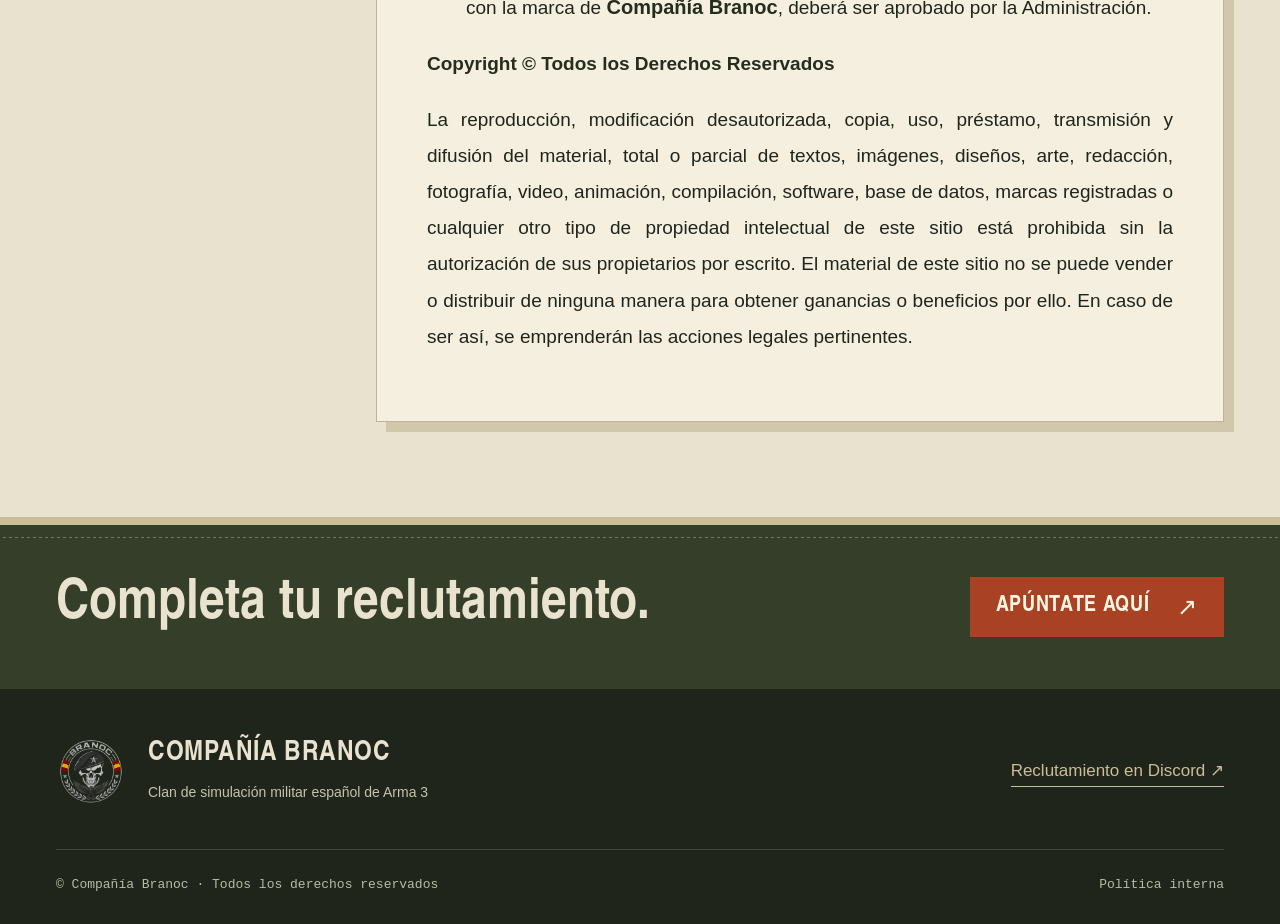
<file: normativa.html>
<!doctype html><html lang="es"><head><meta charset="utf-8"><meta name="viewport" content="width=device-width,initial-scale=1"><meta name="theme-color" content="#20251c"><meta name="description" content="Compañía Branoc. Clan español de simulación militar de Arma 3: campañas, unidades, normativa y reclutamiento."><title>Normativa | Compañía Branoc</title><link rel="icon" href="assets/logo.webp" type="image/webp"><link rel="stylesheet" href="styles.css?v=4"><script src="config.js?v=4" defer></script><script src="app.js?v=4" defer></script></head><body class="normativa-page"><a class="skip" href="#contenido">Saltar al contenido</a><div class="reading-progress" aria-hidden="true"></div><header class="site-header"><div class="header-inner"><a class="brand" href="index.html"><img decoding="async" src="assets/logo.webp" width="48" height="48" alt="Emblema de la Compañía Branoc"><span>BRANOC <small>COMPAÑÍA · ARMA 3</small></span></a><p class="masthead-note" aria-hidden="true">COMPAÑÍA BRANOC<span>SIMULACIÓN MILITAR · ARMA 3</span></p><nav class="desktop-nav" aria-label="Navegación principal"><a href="index.html">Inicio</a><a href="acceso.html">Acceso al servidor</a><a href="normativa.html" aria-current="page">Normativa</a><a href="unidades.html">Unidades</a><a href="organigrama.html">Organigrama</a><a href="contacto.html">Contacto</a></nav><details class="mobile-menu"><summary>Menú <span aria-hidden="true">☰</span></summary><nav aria-label="Navegación móvil"><a href="index.html">Inicio</a><a href="acceso.html">Acceso al servidor</a><a href="normativa.html" aria-current="page">Normativa</a><a href="unidades.html">Unidades</a><a href="organigrama.html">Organigrama</a><a href="contacto.html">Contacto</a></nav></details></div></header><main id="contenido"><section class="page-heading wrap"><p class="eyebrow">COMPAÑÍA BRANOC</p><h1>Normativa</h1><p class="lead">Principios, normas y conceptos esenciales de la compañía.</p></section><div class="wrap rules-layout"><aside class="rules-index"><p class="eyebrow">ÍNDICE DE NORMATIVA</p><nav aria-label="Índice de normativa"><a href="#general">Normativa general</a><a href="#conceptos">Conceptos básicos</a><a href="#discord-ts3">Normativa discord/ts3</a><a href="#sanciones">Sanciones</a><a href="#politica">Política interna</a><a href="#contenido" class="text-link">Volver al inicio ↑</a></nav><p class="note">Lectura obligatoria antes del reclutamiento.</p></aside><div class="rules-content"><section class="rule-section" id="general"><h2>Normativa general</h2><p>El presente documento es de <strong>lectura obligatoria</strong>, ya que en él se detallan los principios, normas y conceptos esenciales para mantener una convivencia sana y una experiencia de juego positiva. Valoramos la buena actitud y el compromiso, cualidades que siempre serán reconocidas a medio o largo plazo. Por el contrario, cualquier comportamiento que afecte negativamente la armonía del grupo será sancionado. Invitamos a todos los miembros a fomentar la cooperación, el respeto y el compañerismo, disfrutando juntos de <strong>Arma 3</strong>.</p><br><p>Compañía Branoc es una <strong>comunidad de simulación militar</strong> que, si bien disfruta de momentos de diversión, mantiene un firme compromiso con la seriedad, la disciplina y el comportamiento adecuado. Nuestro objetivo es garantizar una experiencia agradable y ordenada para todos los participantes durante las partidas. Por tal motivo, las normas que se presentan a continuación deberán ser respetadas en todo momento por cada uno de los miembros de la comunidad.</p><br><p>Compañía Branoc busca que todos disfruten del servidor interpretando correctamente a sus personajes y permitiendo que su historia evolucione de forma coherente. Se promueve un fuerte <strong>sentido de comunidad</strong>, evitando sacar ventajas injustas y priorizando la buena interacción entre usuarios. Se sancionará cualquier conducta ofensiva, tóxica o discriminatoria, así como el mal uso de situaciones dentro del servidor u otros medios con fines inapropiados.</p><br><p><strong>El desconocimiento de la normativa no exime de su cumplimiento.</strong></p></section><section class="rule-section" id="conceptos"><h2>Conceptos básicos</h2><ol><li><p><strong>Aplicación</strong><strong><br></strong>La presente normativa básica de roleo aplica a cualquiera de las partidas; ya sea <strong>Misión oficial</strong>, <strong>Instrucción </strong>o <strong>Liberation</strong>.<br><br></p></li><li><p><strong>Interpretación del personaje (IDP)</strong><strong><br></strong>Una vez <strong>dentro del servidor</strong>, se deberá <strong>interpretar el personaje y rango que ostenta</strong>. Esto implica por lo tanto, tratar a los superiores con respeto al rango.<br><br></p></li><li><p><strong>Continuidad del rol</strong><strong><br></strong>Será obligatorio mantener el rol en todo momento, desde que se “despierte en base” (Conectar al servidor) hasta que se muera (Salida del servidor). Estará <strong>terminantemente prohibido hablar una vez muerto</strong>. En ese caso, se deberá salir del servidor antes y entrar a la sala &quot;Enfermería&quot; o entrar a la sala de &quot;Unidad&quot; del TS3, y allí ya hablar de cualquier tema.<br><br></p></li><li><p><strong>Enfermería</strong><strong><br></strong>Recordar que si se muere <strong>antes de las 23:15 h</strong> durante la operación, se deberá esperar en enfermería equipado como anteriormente estaba para volver a ser insertado por la fuerza aérea, será designado por Mando (Zeus) en el momento de dirigirse a la zona para informar a los efectivos. Recordando el punto 3, «Continuidad del rol», aunque se haya muerto, se roleará que has salido de enfermería después de un traslado médico a ella. Si se muere <strong>después de las 23:15 h</strong> se deberá seguir el proceso del punto 3, «Continuidad del rol», anteriormente mencionado.<br><br><strong>Aclaración:</strong>  Si se muere por cualquier tipo de bug o caída de conexión, se deberá contactar vía TS3 con el Zeus para informar del fallo y solicitar la reinserción.<br><br></p></li><li><p><strong>Equipamiento, armamento e inventario</strong><strong><br></strong>En función del rango y especialidad, los instructores y/o mandos de cada unidad entregarán a los soldados una equipación y armamento determinado con opción a modificación con las listas que se entregan. Con el fin de igualar la simulación y favorecer una inmersión completa, queda terminantemente <strong>prohibida la modificación</strong> ya sea <strong>total </strong>o <strong>parcial </strong>de la equipación, armamento e inventario recibido <strong>sin permiso de los mandos de unidad</strong>.<br><br><strong>Aclaración:</strong>  Las listas serán públicas para toda la comunidad, para poder ser revisadas y realizar las modificaciones permitidas.<br><br></p></li><li><p><strong>Faltas de respeto</strong><strong><br></strong>Se permite el uso de la típica lingüística castrense, bromas, entre otras cosas. No obstante, <strong>no están permitidas las faltas de respeto</strong> dirigidas al ámbito personal de otros miembros de la comunidad, ni tampoco el uso de lenguaje soez de forma constante, repetitiva y cansina.<br><br></p></li><li><p><strong>Toxicidad</strong><strong><br></strong>Criticar o menospreciar a unidades, mandos, formas de trabajo, etc., crea una nube de toxicidad sobre toda la comunidad, creando malos rollos, ambiente inadecuado y no deja disfrutar al resto de miembros de una comunidad totalmente sana.<br><br></p></li><li><p><strong>Uso de chat</strong><strong><br></strong>Queda <strong>prohibido</strong> el uso del <strong>chat in-game</strong>. Éste sólo podrá ser utilizado con motivos de roleo por el Director de misión (Zeus) y su uso no autorizado conlleva <strong>sanción</strong>.<br><br></p></li><li><p><strong>Uso de slots</strong><strong><br></strong>Queda prohibido el uso de slots <strong>in-game</strong> asignados a rangos o unidades específicas <strong>sin pertenecer a ellas</strong>.<br><br></p></li><li><p><strong>Asistencias</strong><strong><br></strong>No hay asistencia obligatoria a las partidas oficiales, no obstante la Administración se reserva el derecho de <strong>expulsar </strong>a aquellos miembros que <strong>no muestren interés</strong> o <strong>no den señales de vida</strong> en un tiempo considerable. <br><br> La expulsión conlleva la pérdida de rango y especializaciones. Al ingresar a la Compañía Branoc accedes automáticamente a la academia, se deberá asistir a las instrucciones de módulos para poder avanzar para acceder a una unidad. Si el usuario no acude o no tiene interés será movido a la <strong>reserva</strong>. Si es justificada la ausencia, no habrá ningún problema.<br><br></p></li><li><p><strong>Uso de hacks y/o mods no autorizados</strong><strong><br></strong>Está totalmente prohibido el uso de <strong>hacks o scripts</strong> que alteren ya sea el <strong>cliente de juego</strong> o el <strong>propio servidor</strong>, conllevando a una <strong>expulsión inmediata y permanente</strong>. Por otro lado, los únicos mods autorizados serán nombrados en la siguiente lista:<br><br></p></li></ol><ul><li><p><strong>Mods visuales:</strong> Colores, explosiones, humos y efectos.</p></li><li><p><strong>Mods de audio:</strong> Sonidos de armas, vehículos y mejoras en general.</p></li><li><p><strong>Mods de ayuda de FPS:</strong> Cambios en las configuraciones que Arma 3 no permite.</p></li></ul></section><section class="rule-section" id="discord-ts3"><h2>Normativa discord/ts3</h2><ol><li><p><strong>Apodos</strong><strong><br></strong>Se deberá colocar el apodo común que indicó en el reclutamiento en el Discord junto al rango actual.<br><br></p></li><li><p><strong>Faltas de respeto</strong><strong><br></strong>Se permite el uso de la típica lingüística castrense, bromas, entre otras cosas. No obstante, <strong>no están permitidas las faltas de respeto</strong> dirigidas al ámbito personal de otros miembros del clan, ni tampoco el uso de lenguaje soez de forma constante, repetitiva, cansina y memes con indirectas hacia cualquier usuario o unidad.<br><br></p></li><li><p><strong>Memes</strong><strong><br></strong>Se podrán pasar memes de todo tipo que sean graciosos o situaciones de operaciones. Pero <strong>nunca </strong>memes <strong>ofensivos </strong>o que puedan crear <strong>toxicidad</strong>, ya sea de manera directa o indirecta.<br><br></p></li><li><p><strong>Uso de chat</strong><strong><br></strong>Se deberá de realizar un uso correcto de cada chat que se proporciona en el Discord, ya que cada chat tiene un uso en concreto.<br><br></p></li><li><p><strong>Tickets</strong><strong><br></strong>Se dispondrá de un canal de apertura de ticket tanto para <strong>soporte</strong>, <strong>dudas</strong>, <strong>traspasos </strong>y <strong>muchos más apartados</strong>, se deberá usar correctamente la apertura de tickets y <strong>no </strong>para cosas <strong>indebidas</strong>.<br><br></p></li><li><p><strong>F</strong><strong>otos y vídeos</strong><strong><br></strong>Se deberán pasar fotos o vídeos relacionados con Compañía Branoc, <strong>no se podrán enviar enlaces</strong> por los canales creados para patrocinar otro tipo de contenido que <strong>no sea de la comunidad</strong>.<br><br></p></li><li><p><strong>Spam</strong><strong><br></strong>Evitar el Spam ya sea <strong>público o por privado</strong> a cualquier usuario. Puede conllevar un <strong>baneo permanente</strong>.<br><br></p></li><li><p><strong>Reservas Discord</strong><strong><br></strong>Todo aquel que se marcha a reserva de Compañía Branoc <strong>podrá mantenerse en el Discord Oficial con su rango actualizado</strong>, tendrá acceso a un canal de reservistas para en el momento que desee volver pueda <strong>notificarlo por dicho canal o vía</strong> <strong>ticket </strong>para realizar el proceso de activación.<br><br></p></li><li><p><strong>Publicidad</strong><strong><br></strong>Queda terminantemente <strong>prohibido publicitar actos de Arma 3</strong>, que <strong>no sean oficiales del clan</strong> en el Discord. Se incluyen partidas de cualquier tipo, <strong>con rol o sin él</strong>. Si se desea realizar un acto no oficial y publicitar el mismo por medio del Discord, se deberá <strong>pedir permiso previo a la Administración</strong>. El método de solicitud será abriendo <strong>ticket </strong>en el Discord.</p></li></ol></section><section class="rule-section" id="sanciones"><h2>Sanciones</h2><ol><li><p><strong>Sistema de sanciones</strong><strong><br></strong>Queremos trazar una clara línea de separación entre los dos tipos de sanciones dentro de la Compañía Branoc:</p></li></ol><br><ul><li><p><strong>Sanción de rol</strong><strong><br></strong><br> Puede ser interpuesta por un mando de unidad en caso de faltas de conducta dentro del rol. Este tipo de sanciones pueden incluir desde castigos roleados (quedarse en base, trotar, flexiones, etc.) o degradaciones de rango.<br><br></p></li><li><p><strong>Sanciones administrativas</strong><strong><br></strong>Son de tipo más grave, interpuestas por Administración, y que suelen ser por motivo de faltas de rol continuas, faltas de conducta graves, faltas a la normativa de la comunidad. Existen varios tipos:<br><br></p><ul><li><p>Sanción <strong>Leve</strong>: Cuando un miembro acumule 5 sanciones leves, se le procederá a colocar una Grave.</p></li><li><p>Sanción <strong>Grave</strong>: Cuando un miembro acumule 3 sanciones graves, se le procederá a colocar una Muy Grave.</p></li><li><p>Sanción <strong>Muy Grave</strong>: Cuando un miembro acumule 2 sanciones muy graves, se le procederá a expulsar de la comunidad.</p></li></ul></li></ul></section><section class="rule-section" id="politica"><h2>Política interna</h2><ol><li><p><strong>Derecho de acceso</strong><strong><br></strong>Es humanamente imposible detallar todo lo que está permitido y lo que no; por ende, la Administración se reserva el derecho de acceso a cualquier persona ya sea externa o ya perteneciente al clan por cualquier otro motivo sancionable no expuesto en las presentes normas.<br><br></p></li><li><p><strong>Edad mínima</strong><strong><br></strong>La edad mínima para acceder a la comunidad será de <strong>16 años</strong>, cumpliendo y aceptando las normativas.<br><br></p></li><li><p><strong>Acceso al Discord</strong><strong><br></strong>Se podrá invitar amigos o conocidos al Discord Oficial de Compañía Branoc para que realicen el reclutamiento, pero si un miembro en activo o reserva cambia de cuenta de Discord <strong>deberá notificarlo</strong>, ya que no se otorgarán permisos si no se ha notificado adecuadamente.<br><br></p></li><li><p><strong>Abandonar el Discord</strong><strong><br></strong>Al abandonar el discord oficial de Compañía Branoc <strong>perderás tanto rangos como permisos</strong>, deberás acceder nuevamente al discord y volver a completar el proceso de reclutamiento.<br><br></p></li><li><p><strong>Contenido audiovisual del logotipo</strong><strong><br></strong>Todo tipo de contenido de la marca que se suba a cualquier plataforma audiovisual con la marca de <strong>Compañía Branoc</strong>, deberá ser aprobado por la Administración.</p></li></ol><br><br><br><p><strong>Copyright © Todos los Derechos Reservados</strong></p><p>La reproducción, modificación desautorizada, copia, uso, préstamo, transmisión y difusión del material, total o parcial de textos, imágenes, diseños, arte, redacción, fotografía, video, animación, compilación, software, base de datos, marcas registradas o cualquier otro tipo de propiedad intelectual de este sitio está prohibida sin la autorización de sus propietarios por escrito. El material de este sitio no se puede vender o distribuir de ninguna manera para obtener ganancias o beneficios por ello. En caso de ser así, se emprenderán las acciones legales pertinentes.</p></section></div></div></main><section class="recruit-footer wrap"><p>Completa tu reclutamiento.</p><a class="btn primary" href="acceso.html">Apúntate aquí<span aria-hidden="true">↗</span></a></section><footer class="wrap"><div class="footer-brand"><img decoding="async" src="assets/logo.webp" alt="" width="60" height="60"><div><strong>COMPAÑÍA BRANOC</strong><p>Clan de simulación militar español de Arma 3</p></div></div><a href="https://discord.gg/ZEfmJJxBvb" data-link="discord" target="_blank" rel="noopener noreferrer">Reclutamiento en Discord ↗</a><div class="footer-bottom"><span>© Compañía Branoc · Todos los derechos reservados</span><a href="normativa.html#politica">Política interna</a></div></footer><button class="back-top" aria-label="Volver arriba" hidden>↑</button><div class="toast" role="status" aria-live="polite"></div></body></html>
</file>
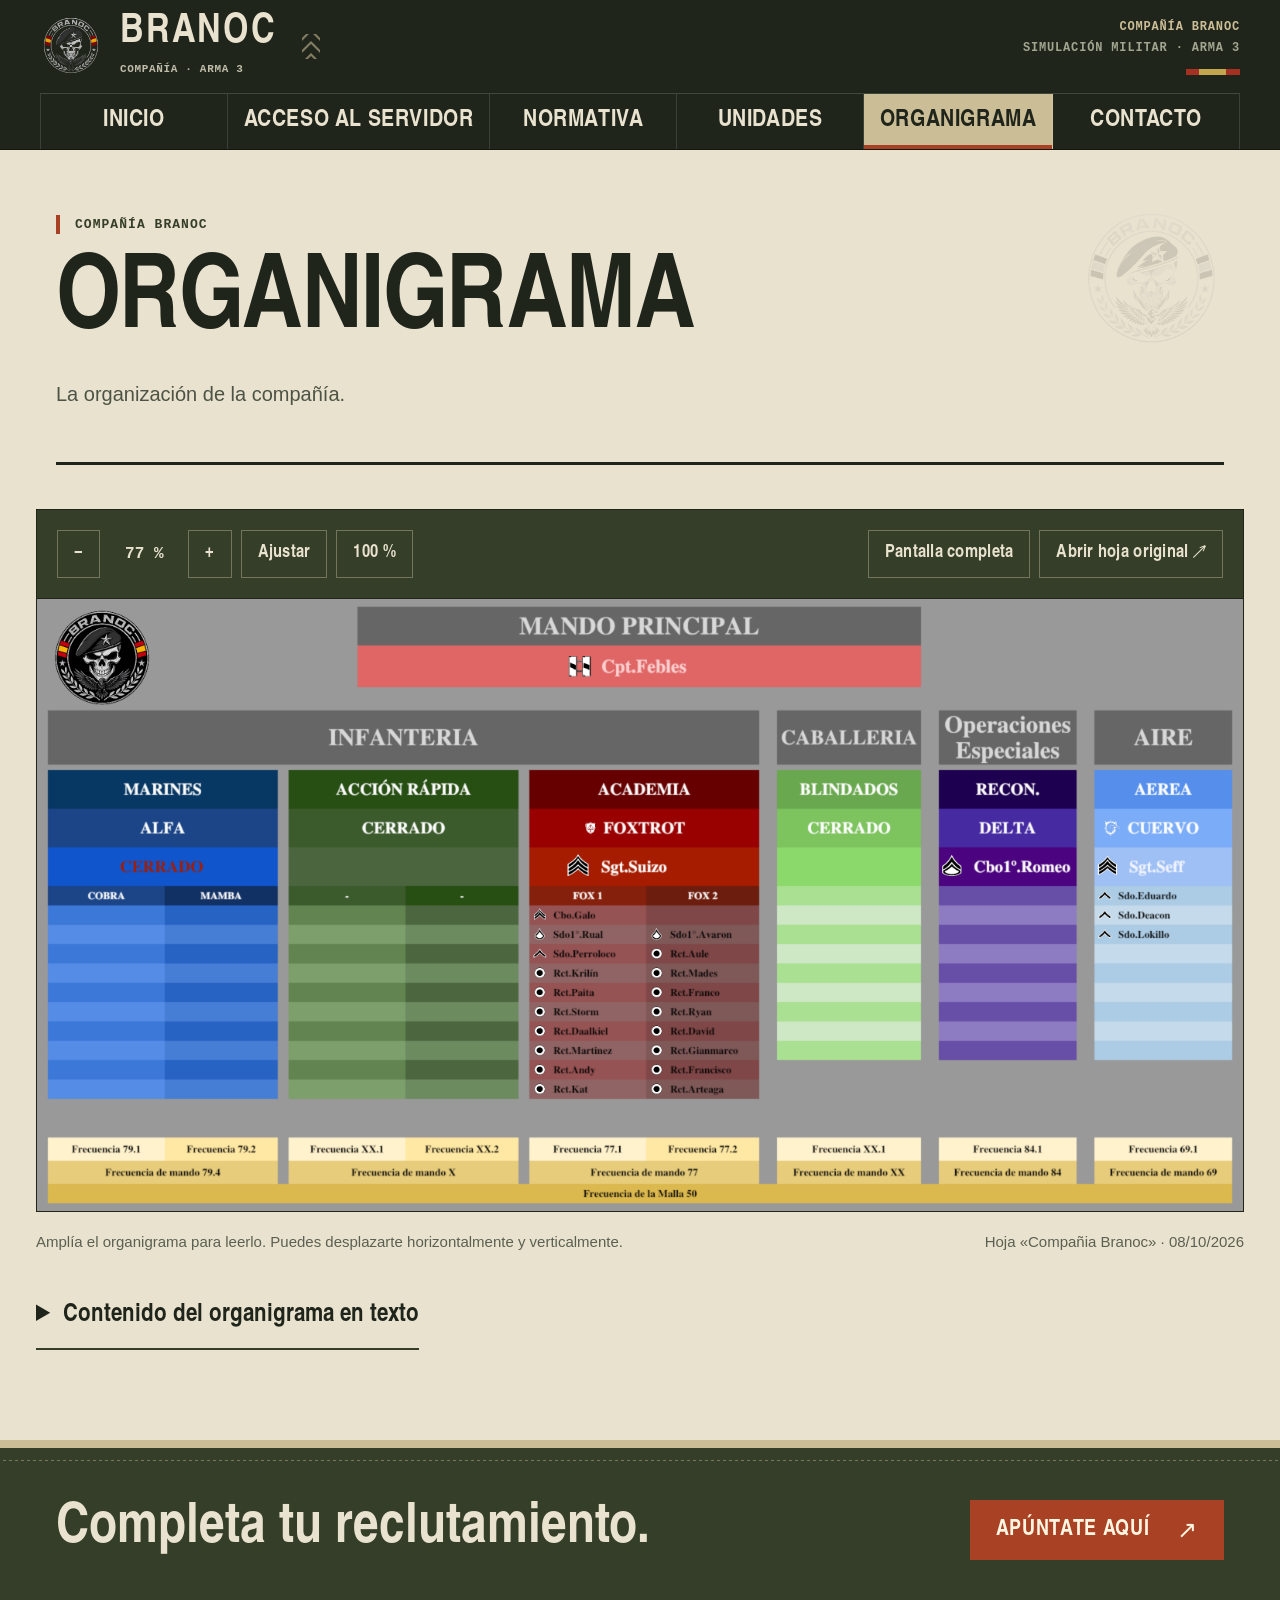
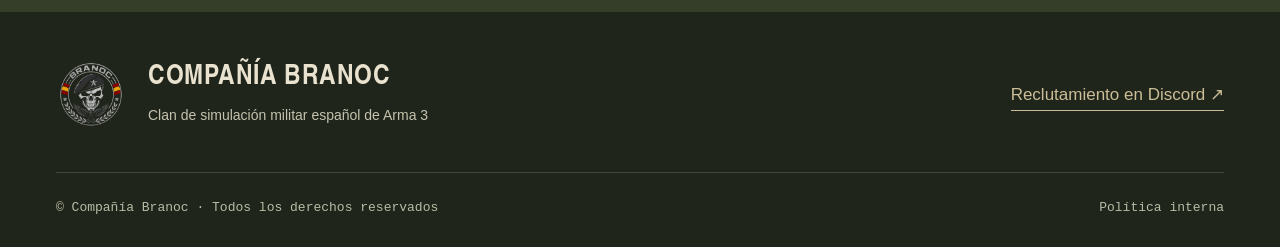
<file: organigrama.html>
<!doctype html><html lang="es"><head><meta charset="utf-8"><meta name="viewport" content="width=device-width,initial-scale=1"><meta name="theme-color" content="#20251c"><meta name="description" content="Compañía Branoc. Clan español de simulación militar de Arma 3: campañas, unidades, normativa y reclutamiento."><title>Organigrama | Compañía Branoc</title><link rel="icon" href="assets/logo.webp" type="image/webp"><link rel="stylesheet" href="styles.css?v=4"><script src="config.js?v=4" defer></script><script src="app.js?v=4" defer></script></head><body class="organigrama-page"><a class="skip" href="#contenido">Saltar al contenido</a><div class="reading-progress" aria-hidden="true"></div><header class="site-header"><div class="header-inner"><a class="brand" href="index.html"><img decoding="async" src="assets/logo.webp" width="48" height="48" alt="Emblema de la Compañía Branoc"><span>BRANOC <small>COMPAÑÍA · ARMA 3</small></span></a><p class="masthead-note" aria-hidden="true">COMPAÑÍA BRANOC<span>SIMULACIÓN MILITAR · ARMA 3</span></p><nav class="desktop-nav" aria-label="Navegación principal"><a href="index.html">Inicio</a><a href="acceso.html">Acceso al servidor</a><a href="normativa.html">Normativa</a><a href="unidades.html">Unidades</a><a href="organigrama.html" aria-current="page">Organigrama</a><a href="contacto.html">Contacto</a></nav><details class="mobile-menu"><summary>Menú <span aria-hidden="true">☰</span></summary><nav aria-label="Navegación móvil"><a href="index.html">Inicio</a><a href="acceso.html">Acceso al servidor</a><a href="normativa.html">Normativa</a><a href="unidades.html">Unidades</a><a href="organigrama.html" aria-current="page">Organigrama</a><a href="contacto.html">Contacto</a></nav></details></div></header><main id="contenido"><section class="page-heading wrap"><p class="eyebrow">COMPAÑÍA BRANOC</p><h1>Organigrama</h1><p class="lead">La organización de la compañía.</p></section><section class="sheet-section"><div class="sheet-toolbar"><div class="zoom-controls" aria-label="Controles del organigrama"><button data-zoom="out" aria-label="Reducir organigrama">−</button><output id="zoom-value" aria-live="polite">100 %</output><button data-zoom="in" aria-label="Ampliar organigrama">+</button><button data-zoom="fit">Ajustar</button><button data-zoom="actual">100 %</button></div><div class="sheet-actions"><button id="fullscreen-sheet">Pantalla completa</button><a href="https://docs.google.com/spreadsheets/d/1dbrxzFHyPQprcPM_Rb_ksEUZtaHAoInttjd-x2FCcIA/edit?gid=1138820693#gid=1138820693" data-link="organigrama" target="_blank" rel="noopener noreferrer">Abrir hoja original ↗</a></div></div><div class="sheet-viewport" id="sheet-viewport" tabindex="0" aria-label="Organigrama ampliable; usa los controles de zoom y las barras de desplazamiento"><div class="sheet-stage" id="sheet-stage"><img decoding="async" src="assets/organigrama-original.png" width="3116" height="1582" alt="Organigrama original de la Compañía Branoc. Mando principal: Cpt.Febles. Infantería, Caballería, Operaciones Especiales y Aire. El contenido completo está disponible en texto debajo." id="sheet-image"></div></div><p class="sheet-caption">Amplía el organigrama para leerlo. Puedes desplazarte horizontalmente y verticalmente. <span>Hoja «Compañia Branoc» · 08/10/2026</span></p><details class="org-text"><summary>Contenido del organigrama en texto</summary><table><caption>Contenido de las celdas de la hoja original</caption><thead><tr><th scope="col">Celda</th><th scope="col">Contenido</th></tr></thead><tbody><tr><th scope="row">J2</th><td>MANDO PRINCIPAL</td></tr><tr><th scope="row">P4</th><td>Cpt.Febles</td></tr><tr><th scope="row">B7</th><td>INFANTERIA</td></tr><tr><th scope="row">T7</th><td>CABALLERIA</td></tr><tr><th scope="row">X7</th><td>OperacionesEspeciales</td></tr><tr><th scope="row">AB7</th><td>AIRE</td></tr><tr><th scope="row">B9</th><td>MARINES</td></tr><tr><th scope="row">H9</th><td>ACCIÓN RÁPIDA</td></tr><tr><th scope="row">N9</th><td>ACADEMIA</td></tr><tr><th scope="row">T9</th><td>BLINDADOS</td></tr><tr><th scope="row">X9</th><td>RECON.</td></tr><tr><th scope="row">AB9</th><td>AEREA</td></tr><tr><th scope="row">B11</th><td>ALFA</td></tr><tr><th scope="row">H11</th><td>CERRADO</td></tr><tr><th scope="row">N11</th><td>FOXTROT</td></tr><tr><th scope="row">T11</th><td>CERRADO</td></tr><tr><th scope="row">X11</th><td>DELTA</td></tr><tr><th scope="row">AB11</th><td>CUERVO</td></tr><tr><th scope="row">D13</th><td>CERRADO</td></tr><tr><th scope="row">P13</th><td>Sgt.Suizo</td></tr><tr><th scope="row">Z13</th><td>Cbo1º.Romeo</td></tr><tr><th scope="row">AD13</th><td>Sgt.Seff</td></tr><tr><th scope="row">B15</th><td>COBRA</td></tr><tr><th scope="row">E15</th><td>MAMBA</td></tr><tr><th scope="row">H15</th><td>-</td></tr><tr><th scope="row">K15</th><td>-</td></tr><tr><th scope="row">N15</th><td>FOX 1</td></tr><tr><th scope="row">Q15</th><td>FOX 2</td></tr><tr><th scope="row">AC15</th><td>Sdo.Eduardo</td></tr><tr><th scope="row">O16</th><td>Cbo.Galo</td></tr><tr><th scope="row">AC16</th><td>Sdo.Deacon</td></tr><tr><th scope="row">O17</th><td>Sdo1°.Rual</td></tr><tr><th scope="row">R17</th><td>Sdo1°.Avaron</td></tr><tr><th scope="row">AC17</th><td>Sdo.Lokillo</td></tr><tr><th scope="row">O18</th><td>Sdo.Perroloco</td></tr><tr><th scope="row">R18</th><td>Rct.Aule</td></tr><tr><th scope="row">O19</th><td>Rct.Krilín</td></tr><tr><th scope="row">R19</th><td>Rct.Mades</td></tr><tr><th scope="row">O20</th><td>Rct.Paita</td></tr><tr><th scope="row">R20</th><td>Rct.Franco</td></tr><tr><th scope="row">O21</th><td>Rct.Storm</td></tr><tr><th scope="row">R21</th><td>Rct.Ryan</td></tr><tr><th scope="row">O22</th><td>Rct.Daalkiel</td></tr><tr><th scope="row">R22</th><td>Rct.David</td></tr><tr><th scope="row">O23</th><td>Rct.Martinez</td></tr><tr><th scope="row">R23</th><td>Rct.Gianmarco</td></tr><tr><th scope="row">O24</th><td>Rct.Andy</td></tr><tr><th scope="row">R24</th><td>Rct.Francisco</td></tr><tr><th scope="row">O25</th><td>Rct.Kat</td></tr><tr><th scope="row">R25</th><td>Rct.Arteaga</td></tr><tr><th scope="row">B28</th><td>Frecuencia 79.1</td></tr><tr><th scope="row">E28</th><td>Frecuencia 79.2</td></tr><tr><th scope="row">H28</th><td>Frecuencia XX.1</td></tr><tr><th scope="row">K28</th><td>Frecuencia XX.2</td></tr><tr><th scope="row">N28</th><td>Frecuencia 77.1</td></tr><tr><th scope="row">Q28</th><td>Frecuencia 77.2</td></tr><tr><th scope="row">T28</th><td>Frecuencia XX.1</td></tr><tr><th scope="row">X28</th><td>Frecuencia 84.1</td></tr><tr><th scope="row">AB28</th><td>Frecuencia 69.1</td></tr><tr><th scope="row">B29</th><td>Frecuencia de  mando 79.4</td></tr><tr><th scope="row">H29</th><td>Frecuencia de  mando X</td></tr><tr><th scope="row">N29</th><td>Frecuencia de mando 77</td></tr><tr><th scope="row">T29</th><td>Frecuencia de  mando XX</td></tr><tr><th scope="row">X29</th><td>Frecuencia de mando 84</td></tr><tr><th scope="row">AB29</th><td>Frecuencia de mando 69</td></tr><tr><th scope="row">B30</th><td>Frecuencia de la Malla 50</td></tr></tbody></table></details></section></main><section class="recruit-footer wrap"><p>Completa tu reclutamiento.</p><a class="btn primary" href="acceso.html">Apúntate aquí<span aria-hidden="true">↗</span></a></section><footer class="wrap"><div class="footer-brand"><img decoding="async" src="assets/logo.webp" alt="" width="60" height="60"><div><strong>COMPAÑÍA BRANOC</strong><p>Clan de simulación militar español de Arma 3</p></div></div><a href="https://discord.gg/ZEfmJJxBvb" data-link="discord" target="_blank" rel="noopener noreferrer">Reclutamiento en Discord ↗</a><div class="footer-bottom"><span>© Compañía Branoc · Todos los derechos reservados</span><a href="normativa.html#politica">Política interna</a></div></footer><button class="back-top" aria-label="Volver arriba" hidden>↑</button><div class="toast" role="status" aria-live="polite"></div></body></html>
</file>
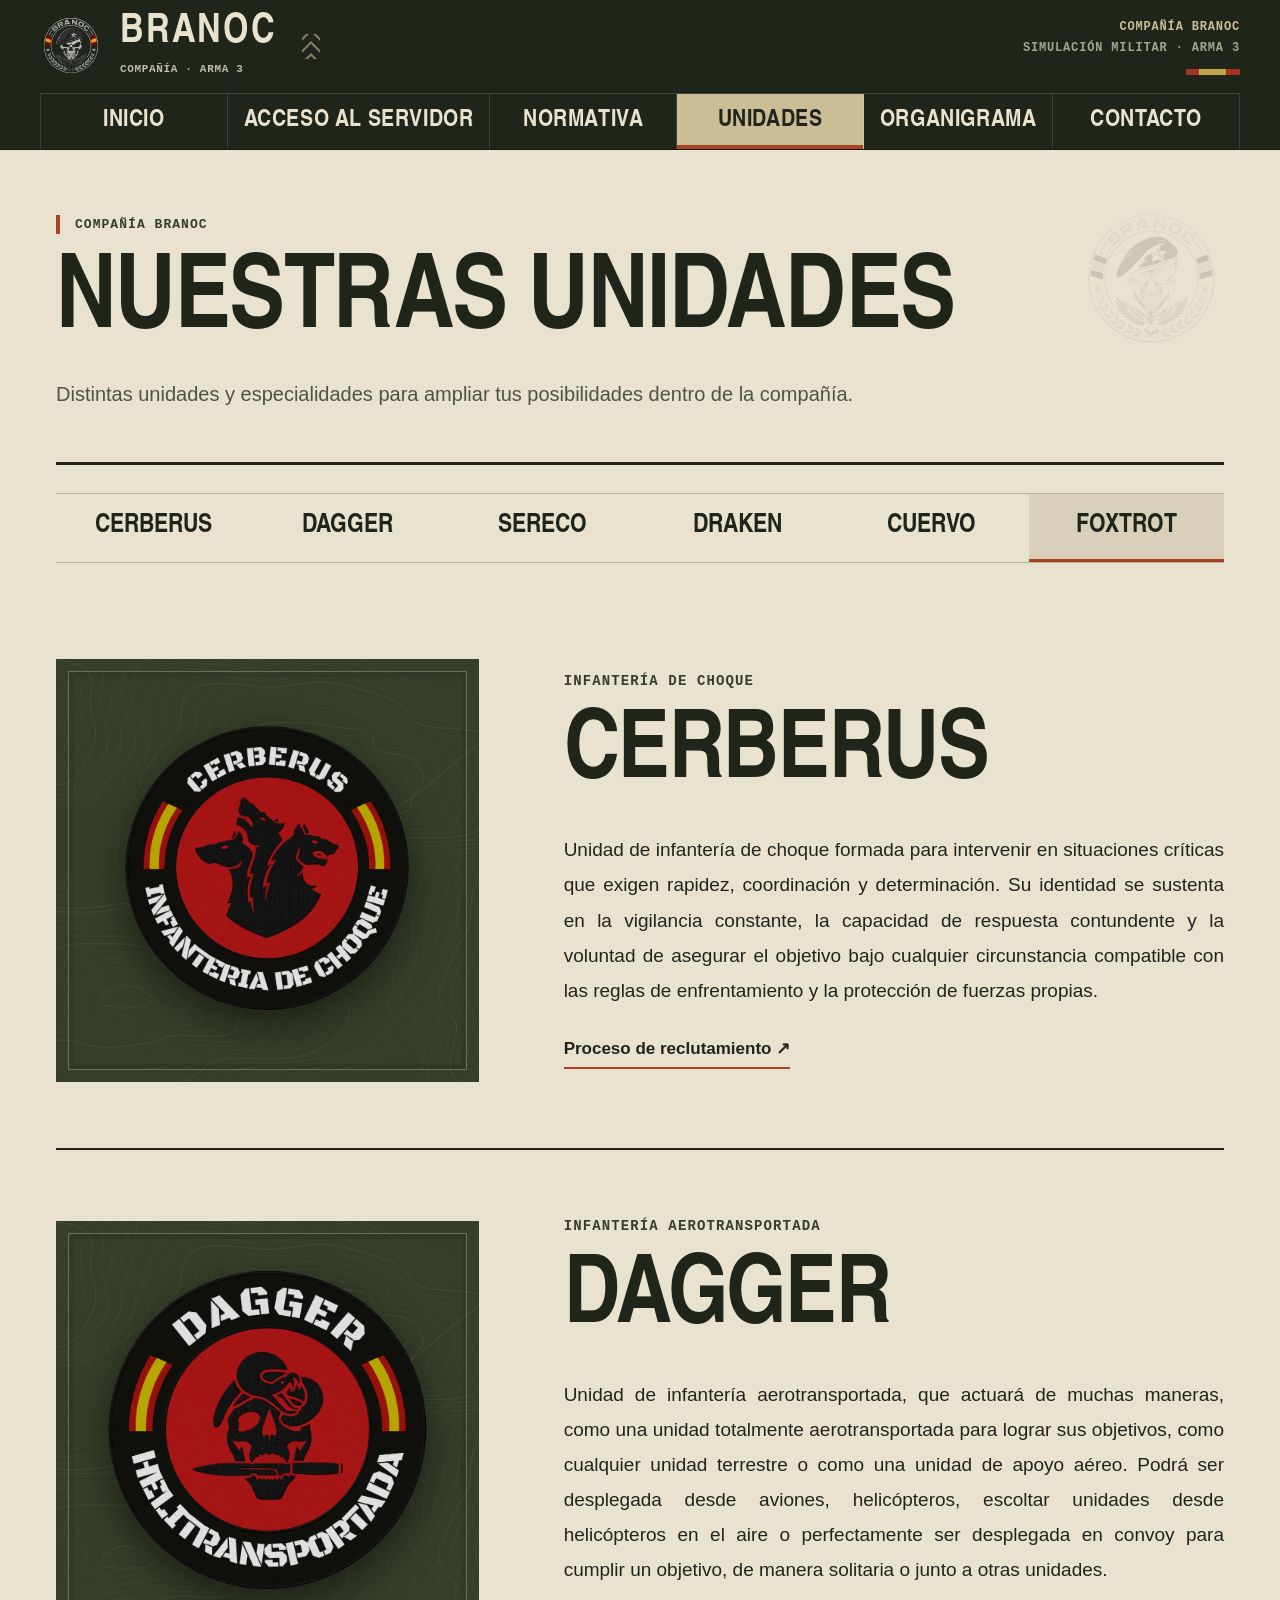
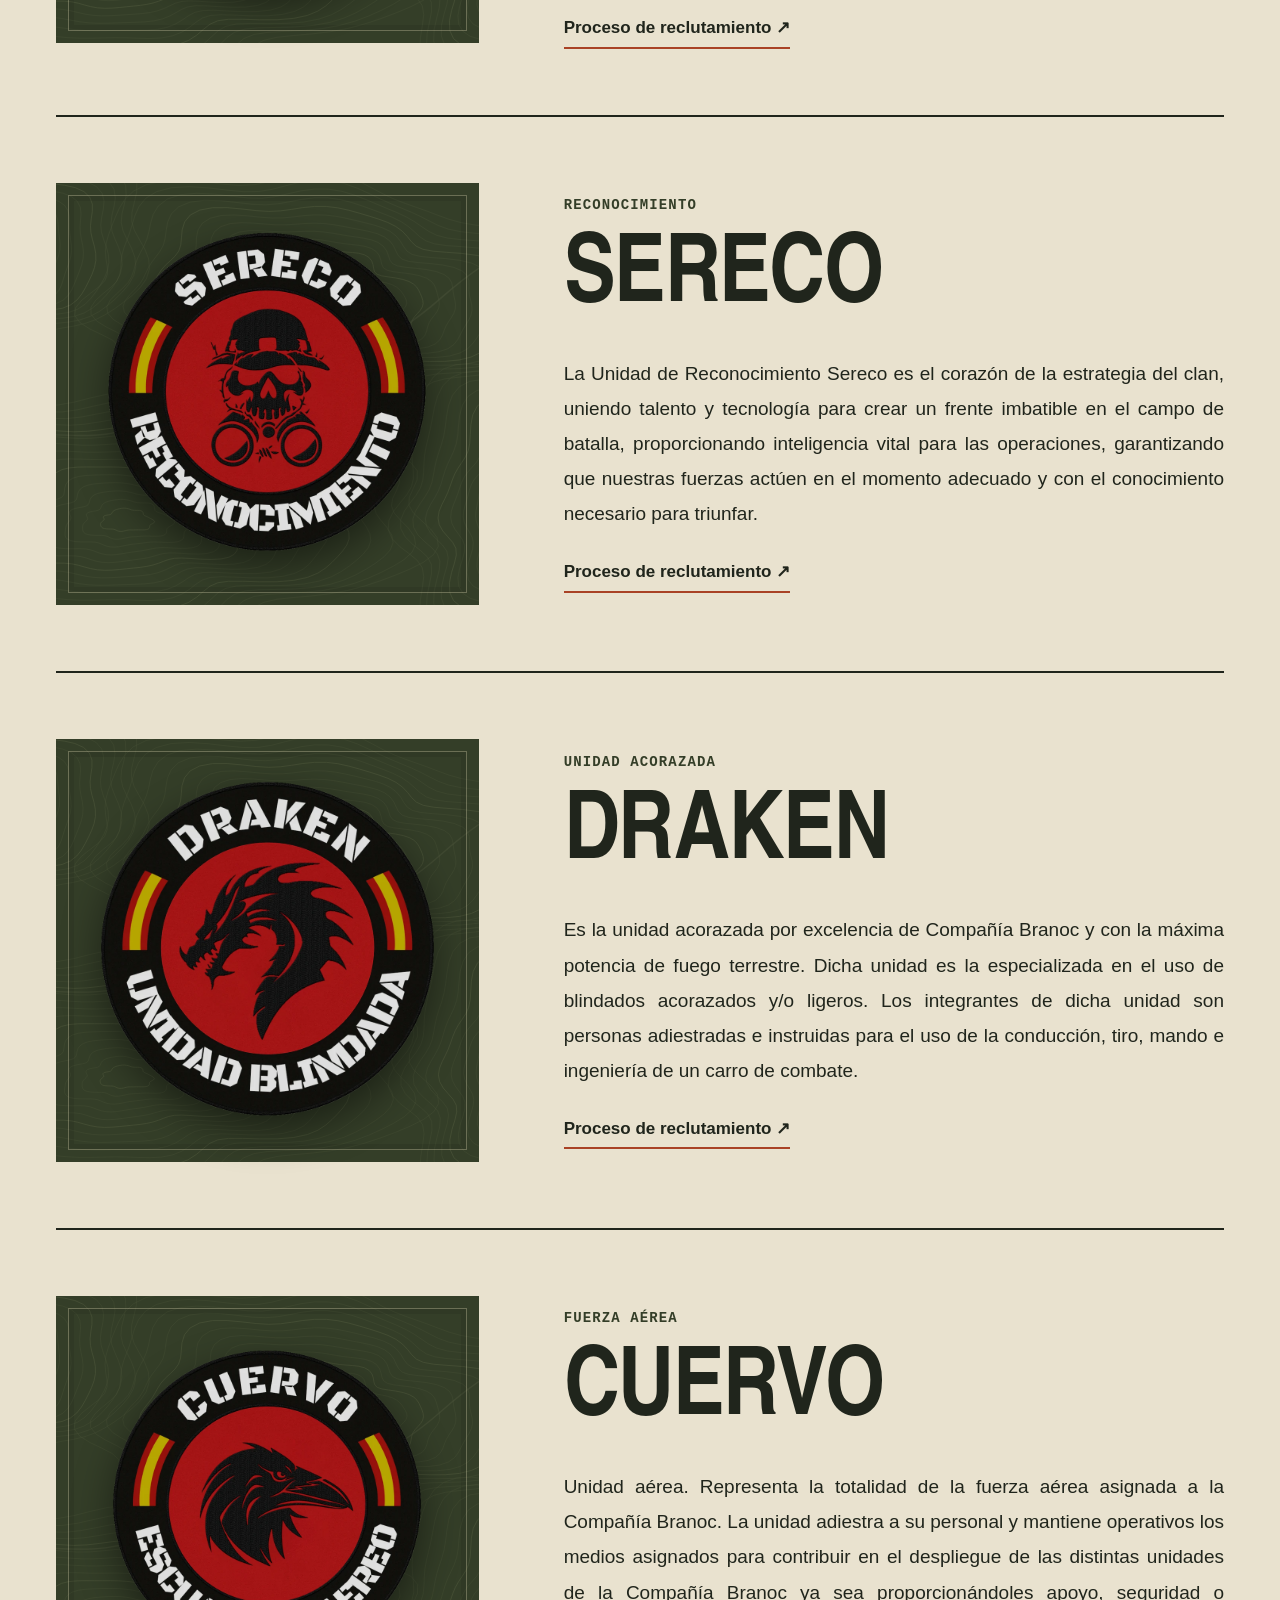
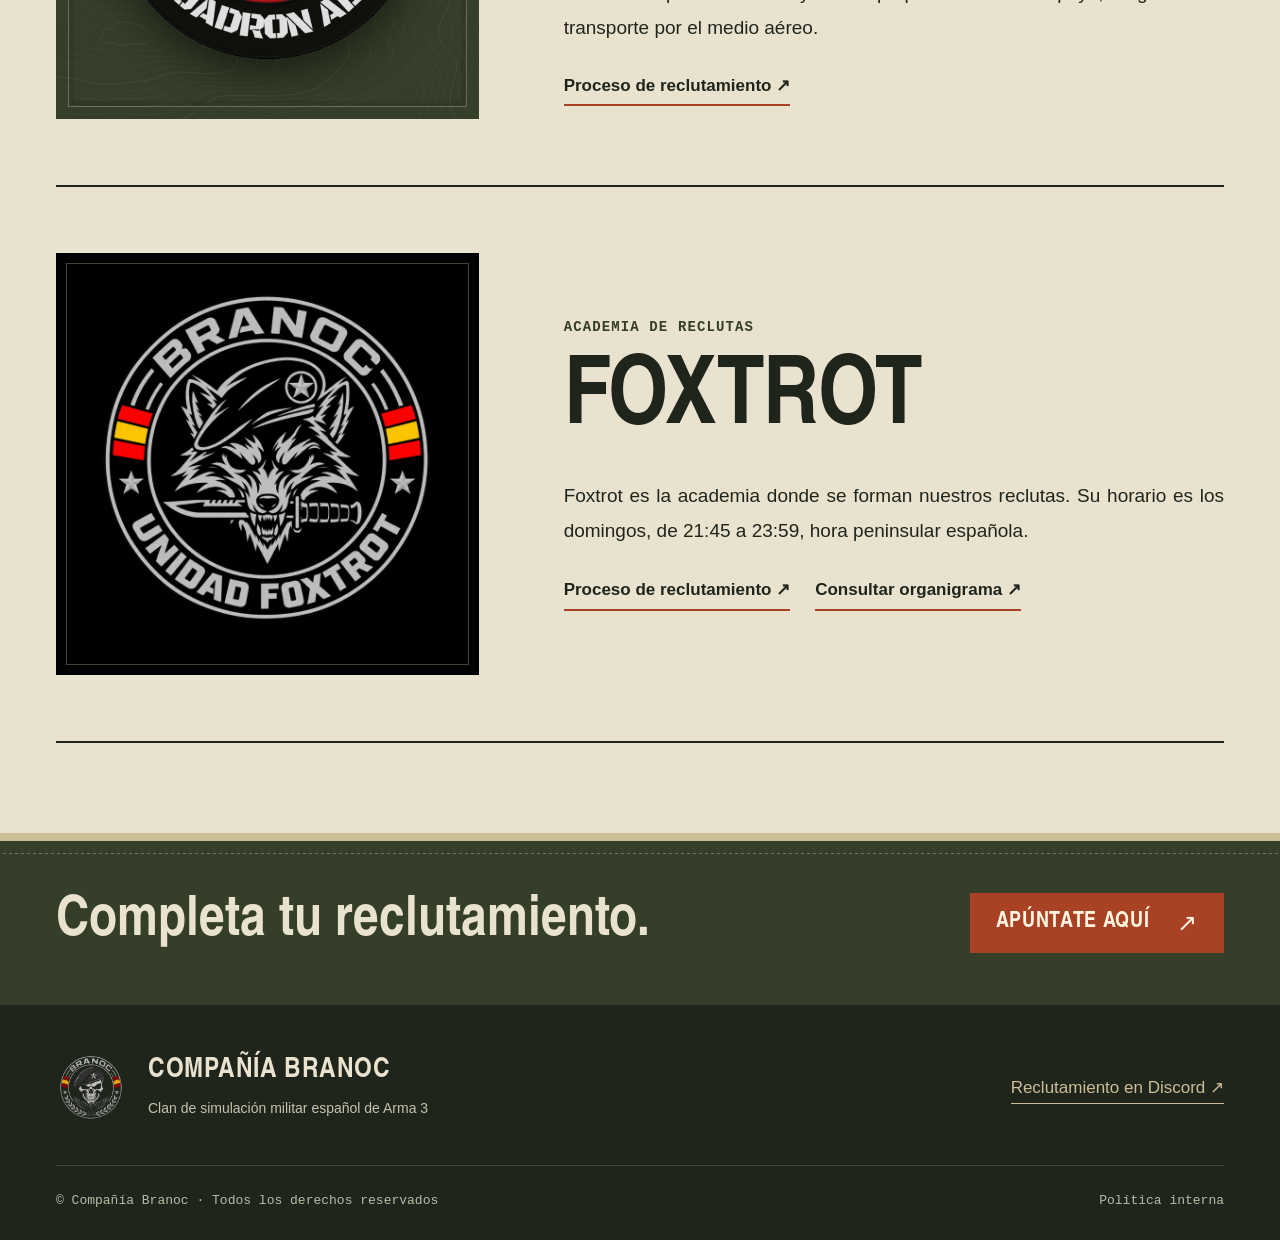
<file: unidades.html>
<!doctype html><html lang="es"><head><meta charset="utf-8"><meta name="viewport" content="width=device-width,initial-scale=1"><meta name="theme-color" content="#20251c"><meta name="description" content="Compañía Branoc. Clan español de simulación militar de Arma 3: campañas, unidades, normativa y reclutamiento."><title>Unidades | Compañía Branoc</title><link rel="icon" href="assets/logo.webp" type="image/webp"><link rel="stylesheet" href="styles.css?v=4"><script src="config.js?v=4" defer></script><script src="app.js?v=4" defer></script></head><body class="unidades-page"><a class="skip" href="#contenido">Saltar al contenido</a><div class="reading-progress" aria-hidden="true"></div><header class="site-header"><div class="header-inner"><a class="brand" href="index.html"><img decoding="async" src="assets/logo.webp" width="48" height="48" alt="Emblema de la Compañía Branoc"><span>BRANOC <small>COMPAÑÍA · ARMA 3</small></span></a><p class="masthead-note" aria-hidden="true">COMPAÑÍA BRANOC<span>SIMULACIÓN MILITAR · ARMA 3</span></p><nav class="desktop-nav" aria-label="Navegación principal"><a href="index.html">Inicio</a><a href="acceso.html">Acceso al servidor</a><a href="normativa.html">Normativa</a><a href="unidades.html" aria-current="page">Unidades</a><a href="organigrama.html">Organigrama</a><a href="contacto.html">Contacto</a></nav><details class="mobile-menu"><summary>Menú <span aria-hidden="true">☰</span></summary><nav aria-label="Navegación móvil"><a href="index.html">Inicio</a><a href="acceso.html">Acceso al servidor</a><a href="normativa.html">Normativa</a><a href="unidades.html" aria-current="page">Unidades</a><a href="organigrama.html">Organigrama</a><a href="contacto.html">Contacto</a></nav></details></div></header><main id="contenido"><section class="page-heading wrap"><p class="eyebrow">COMPAÑÍA BRANOC</p><h1>Nuestras unidades</h1><p class="lead">Distintas unidades y especialidades para ampliar tus posibilidades dentro de la compañía.</p></section><nav class="unit-index wrap" aria-label="Ir a una unidad"><a href="#cerberus">Cerberus</a><a href="#dagger">Dagger</a><a href="#sereco">Sereco</a><a href="#draken">Draken</a><a href="#cuervo">Cuervo</a><a href="#foxtrot">Foxtrot</a></nav><section class="wrap units-list"><article class="unit-card reveal" id="cerberus"><div class="unit-image"><img decoding="async" src="assets/cerberus.webp" width="440" height="440" alt="Emblema de CERBERUS" loading="lazy"></div><div class="unit-copy"><p class="eyebrow">INFANTERÍA DE CHOQUE</p><h2>CERBERUS</h2><p>Unidad de infantería de choque formada para intervenir en situaciones críticas que exigen rapidez, coordinación y determinación. Su identidad se sustenta en la vigilancia constante, la capacidad de respuesta contundente y la voluntad de asegurar el objetivo bajo cualquier circunstancia compatible con las reglas de enfrentamiento y la protección de fuerzas propias.</p><a href="acceso.html" class="text-link">Proceso de reclutamiento ↗</a></div></article><article class="unit-card reveal" id="dagger"><div class="unit-image"><img decoding="async" src="assets/dagger.webp" width="440" height="440" alt="Emblema de DAGGER" loading="lazy"></div><div class="unit-copy"><p class="eyebrow">INFANTERÍA AEROTRANSPORTADA</p><h2>DAGGER</h2><p>Unidad de infantería aerotransportada, que actuará de muchas maneras, como una unidad totalmente aerotransportada para lograr sus objetivos, como cualquier unidad terrestre o como una unidad de apoyo aéreo. Podrá ser desplegada desde aviones, helicópteros, escoltar unidades desde helicópteros en el aire o perfectamente ser desplegada en convoy para cumplir un objetivo, de manera solitaria o junto a otras unidades.</p><a href="acceso.html" class="text-link">Proceso de reclutamiento ↗</a></div></article><article class="unit-card reveal" id="sereco"><div class="unit-image"><img decoding="async" src="assets/sereco.webp" width="440" height="440" alt="Emblema de SERECO" loading="lazy"></div><div class="unit-copy"><p class="eyebrow">RECONOCIMIENTO</p><h2>SERECO</h2><p>La Unidad de Reconocimiento Sereco es el corazón de la estrategia del clan, uniendo talento y tecnología para crear un frente imbatible en el campo de batalla, proporcionando inteligencia vital para las operaciones, garantizando que nuestras fuerzas actúen en el momento adecuado y con el conocimiento necesario para triunfar.</p><a href="acceso.html" class="text-link">Proceso de reclutamiento ↗</a></div></article><article class="unit-card reveal" id="draken"><div class="unit-image"><img decoding="async" src="assets/draken.webp" width="440" height="440" alt="Emblema de DRAKEN" loading="lazy"></div><div class="unit-copy"><p class="eyebrow">UNIDAD ACORAZADA</p><h2>DRAKEN</h2><p>Es la unidad acorazada por excelencia de Compañía Branoc y con la máxima potencia de fuego terrestre. Dicha unidad es la especializada en el uso de blindados acorazados y/o ligeros. Los integrantes de dicha unidad son personas adiestradas e instruidas para el uso de la conducción, tiro, mando e ingeniería de un carro de combate.</p><a href="acceso.html" class="text-link">Proceso de reclutamiento ↗</a></div></article><article class="unit-card reveal" id="cuervo"><div class="unit-image"><img decoding="async" src="assets/cuervo.webp" width="440" height="440" alt="Emblema de CUERVO" loading="lazy"></div><div class="unit-copy"><p class="eyebrow">FUERZA AÉREA</p><h2>CUERVO</h2><p>Unidad aérea. Representa la totalidad de la fuerza aérea asignada a la Compañía Branoc. La unidad adiestra a su personal y mantiene operativos los medios asignados para contribuir en el despliegue de las distintas unidades de la Compañía Branoc ya sea proporcionándoles apoyo, seguridad o transporte por el medio aéreo.</p><a href="acceso.html" class="text-link">Proceso de reclutamiento ↗</a></div></article><article class="unit-card unit-foxtrot reveal" id="foxtrot"><div class="unit-image foxtrot-image"><img decoding="async" src="assets/foxtrot.png" width="1536" height="1536" alt="Emblema de la Unidad Foxtrot: zorro con boina y cuchillo, estrella y colores de España" loading="lazy"></div><div class="unit-copy"><p class="eyebrow">ACADEMIA DE RECLUTAS</p><h2>FOXTROT</h2><p>Foxtrot es la academia donde se forman nuestros reclutas. Su horario es los domingos, de 21:45 a 23:59, hora peninsular española.</p><div class="unit-actions"><a href="acceso.html" class="text-link">Proceso de reclutamiento ↗</a><a href="organigrama.html" class="text-link">Consultar organigrama ↗</a></div></div></article></section></main><section class="recruit-footer wrap"><p>Completa tu reclutamiento.</p><a class="btn primary" href="acceso.html">Apúntate aquí<span aria-hidden="true">↗</span></a></section><footer class="wrap"><div class="footer-brand"><img decoding="async" src="assets/logo.webp" alt="" width="60" height="60"><div><strong>COMPAÑÍA BRANOC</strong><p>Clan de simulación militar español de Arma 3</p></div></div><a href="https://discord.gg/ZEfmJJxBvb" data-link="discord" target="_blank" rel="noopener noreferrer">Reclutamiento en Discord ↗</a><div class="footer-bottom"><span>© Compañía Branoc · Todos los derechos reservados</span><a href="normativa.html#politica">Política interna</a></div></footer><button class="back-top" aria-label="Volver arriba" hidden>↑</button><div class="toast" role="status" aria-live="polite"></div></body></html>
</file>
<file: styles.css>
@font-face{font-family:Branoc;src:url('assets/heading.otf') format('opentype');font-weight:700;font-display:swap}
:root{--ink:#20251c;--olive:#343e28;--olive-light:#626b43;--paper:#e9e2cf;--sand:#cbbd96;--muted:#5b6052;--rule:#b9b5a1;--accent:#a94225;--heading:Branoc,'Arial Narrow',Impact,sans-serif;--mono:'Courier New',monospace;--nav-height:150px}
*{box-sizing:border-box}html{scroll-behavior:smooth;scroll-padding-top:calc(var(--nav-height) + 28px)}body{margin:0;background:var(--paper);color:var(--ink);font:18px/1.75 Arial,Helvetica,sans-serif}a{color:inherit;text-decoration:none}button,summary,input{font:inherit}button,summary{cursor:pointer}button{color:inherit}img{display:block;max-width:100%;height:auto}::selection{color:var(--paper);background:var(--olive)}:focus-visible{outline:3px solid #b97138;outline-offset:5px}p{margin:0 0 1.2em}h1,h2,h3,h4{font-family:var(--heading);font-weight:700;line-height:.98;margin:0;letter-spacing:-.015em}h2{font-size:clamp(48px,5vw,76px)}h3{font-size:38px}.wrap{width:min(1320px,calc(100% - 112px));margin-inline:auto}.section{padding-block:96px}.eyebrow{font:700 13px/1.5 var(--mono);letter-spacing:.08em;text-transform:uppercase;color:var(--muted);margin:0 0 22px}.skip{position:fixed;top:-100px;left:20px;z-index:100;background:var(--paper);color:var(--ink);padding:12px 20px}.skip:focus{top:12px}.reading-progress{position:fixed;top:0;left:0;width:100%;height:3px;background:var(--sand);z-index:70;transform:scaleX(0);transform-origin:left}
/* Masthead and navigation strip. */
.site-header{position:sticky;top:0;z-index:40;background:var(--ink);color:var(--paper);border-bottom:1px solid #141710}.header-inner{width:min(1440px,calc(100% - 80px));margin:auto;display:grid;grid-template-columns:1fr auto;align-items:center}.brand{display:flex;align-items:center;gap:18px;width:fit-content;padding-block:15px}.brand img{width:62px;height:62px;object-fit:contain}.brand>span{font:700 40px/.9 var(--heading);letter-spacing:.045em}.brand small{display:block;color:#c0bda9;font:700 11px/1.5 var(--mono);letter-spacing:.06em;margin-top:10px}.masthead-note{font:700 12px/1.75 var(--mono);letter-spacing:.07em;text-align:right;color:var(--sand);margin:0}.masthead-note span{display:block;color:#a0a68f}.desktop-nav{grid-column:1/-1;display:flex;border-top:1px solid #ffffff25;align-items:stretch;justify-content:space-between}.desktop-nav a{display:flex;align-items:center;justify-content:center;flex:1;padding:15px 16px;font:700 24px/1.05 var(--heading);text-transform:uppercase;letter-spacing:.025em;border-right:1px solid #ffffff20;transition:background .18s,color .18s;white-space:nowrap}.desktop-nav a:first-child{border-left:1px solid #ffffff20}.desktop-nav a:hover{background:#434b34}.desktop-nav a[aria-current]{background:var(--sand);color:var(--ink);box-shadow:inset 0 -4px 0 var(--accent)}.mobile-menu{display:none}
/* Cloth tones, map contours and the original insignia. */
.war-poster{position:relative;isolation:isolate;overflow:hidden;background:#303a25;color:var(--paper);border-bottom:10px solid var(--sand)}.war-poster:before{content:'';position:absolute;inset:0;z-index:-2;background:url('assets/field-map.svg') center/cover;opacity:.3}.war-poster:after{content:'';position:absolute;inset:0;z-index:-1;pointer-events:none;background:linear-gradient(90deg,#283020 0%,#283020b0 38%,#222a1930 100%),url('assets/grain.svg');opacity:.85}.poster-stripe{position:absolute;right:9%;top:0;width:1px;height:100%;background:#d7c8a43b;z-index:-1}.poster-content{display:grid;grid-template-columns:1.16fr 1fr;align-items:center;gap:28px;min-height:690px;padding-block:70px 62px}.poster-kicker{font:700 14px/1.5 var(--mono);letter-spacing:.06em;border-left:4px solid var(--sand);padding-left:18px;margin-bottom:40px;max-width:410px;color:#dfd7bc}.poster-heading{position:relative;z-index:2;min-width:0}.poster-heading h1{font-size:clamp(110px,12vw,185px);letter-spacing:-.025em;line-height:.79;text-transform:uppercase}.poster-heading h1>span{display:block;font-size:clamp(39px,4vw,58px);line-height:1;letter-spacing:.18em;margin-bottom:25px}.poster-actions{display:flex;gap:14px;flex-wrap:wrap;margin-top:48px}.btn{display:inline-flex;align-items:center;justify-content:space-between;gap:28px;min-height:60px;padding:16px 25px;font:700 22px/1.15 var(--heading);letter-spacing:.03em;text-transform:uppercase;border:1px solid transparent;transition:background .18s,transform .18s}.btn span{font:24px/1 Arial,sans-serif}.btn.primary{background:var(--accent);color:#fff6e2;border-color:var(--accent)}.btn.primary:hover{background:#8c341b;transform:translateY(-2px)}.btn.secondary{background:transparent;color:var(--paper);border-color:#cabe9b91}.btn.secondary:hover{background:#d7c8a418;transform:translateY(-2px)}.poster-crest{position:relative;display:grid;place-items:center;align-self:stretch;padding:25px 0 44px;min-width:0}.poster-crest img{width:min(100%,520px);filter:drop-shadow(0 25px 22px #10170e88);animation:crest-arrival .65s ease-out both}.year-stamp{position:absolute;right:8px;bottom:20px;display:flex;gap:16px;align-items:center;padding:12px 16px;border-top:1px solid #cbbd9677;border-bottom:1px solid #cbbd9677;color:var(--sand);font:700 26px/1 var(--heading);letter-spacing:.04em}.year-stamp span{font:700 12px/1.4 var(--mono)}.poster-baseline{display:flex;justify-content:space-between;gap:28px;padding-block:24px;border-top:1px solid #cbbd9655;font:700 13px/1.5 var(--mono);letter-spacing:.025em}.poster-baseline a{color:var(--sand)}.poster-baseline a:hover{text-decoration:underline}
.company-intro{display:grid;grid-template-columns:1fr 1.15fr;gap:90px;align-items:start}.intro-heading h2{max-width:450px}.intro-copy p{font-size:20px;line-height:1.85;margin:0}.offer-section{background:var(--olive);color:var(--paper);border-block:1px solid #20251c}.offer-section .section{display:grid;grid-template-columns:.8fr 1.9fr;gap:72px}.offer-heading .eyebrow{color:var(--sand)}.offer-heading h2{max-width:320px}.offer-columns{display:grid;grid-template-columns:1fr 1fr;gap:46px}.offer-list{list-style:none;padding:0;margin:0}.offer-list li{position:relative;padding:0 0 28px 27px;font-size:18px;line-height:1.65}.offer-list li:before{content:'';position:absolute;left:0;top:10px;width:10px;height:10px;border:2px solid var(--sand)}.offer-list li:last-child{padding-bottom:0}.unit-line{position:relative;color:var(--paper);background:var(--ink);width:100%;max-width:none;padding-inline:max(56px,calc((100vw - 1320px)/2))}.section-heading{display:flex;justify-content:space-between;align-items:baseline;gap:40px;margin-bottom:56px}.text-link{display:inline-block;font-size:17px;font-weight:700;line-height:1.5;border-bottom:2px solid var(--accent);padding-bottom:6px}.text-link:hover{color:var(--accent)}.unit-line .text-link{color:var(--sand);border-color:var(--sand)}.patch-line{display:grid;grid-template-columns:repeat(5,1fr);gap:0;border-block:1px solid #ffffff30}.patch-line a{display:flex;flex-direction:column;align-items:center;text-align:center;padding:35px 20px;border-right:1px solid #ffffff25;transition:background .2s}.patch-line a:last-child{border:0}.patch-line a:hover{background:#414b2d}.patch-line img{height:190px;width:190px;object-fit:contain;filter:drop-shadow(0 10px 15px #0005);transition:transform .25s;margin-bottom:26px}.patch-line a:hover img{transform:translateY(-7px)}.patch-line strong{font:700 36px/1 var(--heading);text-transform:uppercase}.patch-line span{color:#bdbfa9;font-size:14px;line-height:1.5;margin-top:12px}.operation-hours{background:#d9d0b7;border-bottom:1px solid var(--rule)}.hours-layout{display:grid;grid-template-columns:1fr 1.25fr;gap:88px}.hours-zone{margin:28px 0 0;font:700 14px/1.5 var(--mono)}.hours-table>div{display:flex;justify-content:space-between;align-items:center;gap:25px;padding:27px 0;border-top:2px solid var(--ink)}.hours-table>div:last-child{border-bottom:2px solid var(--ink)}.hours-table h3{font-size:48px;text-transform:uppercase}.hours-table h3 small{display:block;font:14px/1.6 Arial,sans-serif;margin-top:12px;max-width:240px}.hours-table p{white-space:nowrap;font:700 30px/1.3 var(--mono);letter-spacing:-.06em;margin:0}.hours-table p span{color:#7d795f;margin-inline:6px}.ts3-line{display:grid;grid-template-columns:1fr 1.25fr;gap:88px;align-items:start}.ts3-line p{font-size:19px;margin-top:5px}
/* Large title plates and readable interior pages. */
.page-heading{position:relative;isolation:isolate;padding-block:65px 52px;min-height:260px;border-bottom:3px solid var(--ink);padding-right:170px}.page-heading:after{content:'';position:absolute;right:0;top:45px;width:145px;height:170px;background:url('assets/logo.webp') center/contain no-repeat;opacity:.15;filter:grayscale(1);z-index:-1}.page-heading .eyebrow{color:var(--olive);border-left:4px solid var(--accent);padding-left:15px}.page-heading h1{font-size:clamp(80px,8vw,116px);text-transform:uppercase;max-width:1050px;line-height:.95;text-wrap:balance}.page-heading .lead{font-size:20px;line-height:1.6;max-width:800px;margin:25px 0 0;color:#4d5345}.steps{max-width:1140px}.step{display:grid;grid-template-columns:106px 1fr;gap:38px;padding-block:46px;border-bottom:1px solid var(--rule)}.step:first-child{padding-top:0}.step-number{font:700 78px/1 var(--heading);color:var(--olive-light);border-top:4px solid var(--olive-light);padding-top:12px}.step h2{font-size:clamp(42px,4.4vw,62px);margin-bottom:27px}.step p{font-size:19px;line-height:1.85;max-width:840px}.step .btn{margin-top:12px}.instruction-img{margin-top:28px;border:8px solid var(--ink);box-shadow:8px 8px 0 #bdb599;max-width:100%;height:auto}.form-img{max-width:400px;width:100%}.note{padding:20px 24px;border-left:4px solid var(--olive-light);background:#d9d3bd;font-size:17px;line-height:1.75}.note a{border-bottom:1px solid var(--ink)}
.rules-layout{display:grid;grid-template-columns:260px minmax(0,1fr);gap:60px;padding-block:55px 95px;align-items:start}.rules-index{position:sticky;top:calc(var(--nav-height) + 24px);background:var(--olive);color:var(--paper);padding:26px 24px}.rules-index .eyebrow{font-size:13px;color:var(--sand);margin-bottom:20px}.rules-index nav{display:flex;flex-direction:column;margin-bottom:24px}.rules-index a{font:700 25px/1.18 var(--heading);padding:15px 0;border-top:1px solid #ffffff30}.rules-index a:hover,.rules-index a[aria-current]{color:var(--sand)}.rules-index .text-link{font:15px/1.5 Arial,sans-serif;border-bottom:0}.rules-index .note{padding:18px 0 0;border:0;border-top:2px solid var(--sand);background:none;font-size:16px;margin:0;color:var(--paper)}.rules-content{min-width:0;background:#f4efdf;padding:46px 50px;border:1px solid var(--rule);box-shadow:10px 10px 0 #d0c7ad}.rule-section{font-size:19px;line-height:1.85;padding-bottom:35px;margin-bottom:42px;border-bottom:1px solid var(--rule);scroll-margin-top:calc(var(--nav-height) + 30px)}.rule-section:last-child{border:0;padding-bottom:0;margin-bottom:0}.rule-section h2{font-size:54px;line-height:1.05;text-transform:uppercase;margin-bottom:30px}.rule-section p{margin-bottom:20px}.rule-section ol,.rule-section ul{padding-left:29px}.rule-section li{padding-left:10px;margin-bottom:16px}.rule-section ol>li::marker{font:700 18px var(--mono);color:var(--olive-light)}.rule-section li p:first-child strong{font-size:20px}.rule-section strong{color:#252d1e}.rule-section br+br{display:none}
.units-list{padding-block:30px 90px}.unit-card{display:grid;grid-template-columns:.8fr 1.25fr;align-items:center;gap:85px;padding-block:66px;border-bottom:2px solid var(--ink)}.unit-image{position:relative;display:grid;place-items:center;padding:30px;min-width:0;background:var(--olive);aspect-ratio:1;isolation:isolate}.unit-image:before{content:'';position:absolute;inset:12px;border:1px solid #bdb99a66;z-index:-1}.unit-image:after{content:'';position:absolute;inset:0;background:url('assets/field-map.svg') center/cover;opacity:.15;z-index:-2}.unit-image img{max-height:340px;max-width:100%;width:auto;filter:drop-shadow(0 15px 20px #0007);transition:transform .25s}.unit-card:hover img{transform:translateY(-5px)}.unit-copy h2{font-size:clamp(76px,7.4vw,108px);margin-bottom:28px}.unit-copy .eyebrow{color:var(--olive);font-size:14px;margin-bottom:19px}.unit-copy p:not(.eyebrow){font-size:19px;line-height:1.85}.unit-copy .text-link{margin-top:5px}.academy-note{margin-top:45px}.contact-grid{display:grid;grid-template-columns:.85fr 1.3fr;gap:85px;align-items:start}.contact-card{min-width:0}.contact-card h2{font-size:64px;margin-bottom:28px}.contact-card p:not(.eyebrow){font-size:19px;line-height:1.8}.contact-card:nth-child(2){padding-left:50px;border-left:2px solid var(--ink)}.contact-card .text-link{margin-bottom:24px}.server-address{display:flex;justify-content:space-between;align-items:center;gap:18px;background:var(--olive);color:var(--paper);padding:24px;border-bottom:5px solid var(--sand)}.server-address code{font:700 18px/1.5 var(--mono);overflow-wrap:anywhere}.copy-server{font:700 17px/1.3 var(--heading);text-transform:uppercase;background:var(--sand);color:var(--ink);border:0;padding:13px 18px;min-height:48px}.copy-server:hover{background:var(--paper)}.staff-section{padding-top:0}.staff-layout{display:grid;grid-template-columns:1.4fr .7fr;gap:85px;margin-top:38px}.staff-layout p{font-size:19px}.staff-roles{list-style:none;margin:0;padding:0;border-top:2px solid var(--ink)}.staff-roles li{padding:20px 0;border-bottom:1px solid var(--rule);font:700 34px/1.1 var(--heading)}
/* The spreadsheet itself stays intact. */
.sheet-section{width:calc(100% - 72px);max-width:1800px;margin:44px auto 90px}.sheet-toolbar{display:flex;justify-content:space-between;align-items:center;flex-wrap:wrap;gap:18px;background:var(--olive);color:var(--paper);padding:20px;border:1px solid var(--ink)}.zoom-controls,.sheet-actions{display:flex;align-items:center;gap:9px;flex-wrap:wrap}.sheet-toolbar button,.sheet-actions a{font:700 18px/1.2 var(--heading);letter-spacing:.015em;border:1px solid #d1c9ad66;background:transparent;color:inherit;padding:12px 16px;min-height:46px}.sheet-toolbar button:hover,.sheet-actions a:hover{background:var(--sand);color:var(--ink)}.sheet-toolbar button:disabled{opacity:.35;cursor:default}.zoom-controls output{font:700 16px var(--mono);min-width:70px;text-align:center}.sheet-viewport{background:#999;overflow:auto;border:1px solid var(--ink);border-top:0;max-height:76vh;min-height:200px;overscroll-behavior:contain;scrollbar-color:var(--olive-light) #d9d0b7}.sheet-stage{width:1558px;height:791px}.sheet-stage img{width:100%;height:100%;max-width:none;user-select:none}.sheet-caption{display:flex;justify-content:space-between;gap:20px;flex-wrap:wrap;font-size:15px;line-height:1.6;margin:18px 0 0;color:var(--muted)}.sheet-section:fullscreen{padding:16px;background:var(--paper);margin:0;width:100%;max-width:none;height:100vh;overflow:auto}.sheet-section:fullscreen .sheet-viewport{max-height:calc(100vh - 150px)}.sheet-section:fullscreen .org-text{display:none}.org-text{margin-top:30px}.org-text summary{padding:17px 0;width:fit-content;border-bottom:2px solid var(--olive);font:700 25px/1.2 var(--heading)}.org-text table{width:100%;max-width:800px;border-collapse:collapse;margin-top:20px;font-size:16px}.org-text caption{text-align:left;padding-bottom:14px}.org-text th,.org-text td{text-align:left;border-bottom:1px solid var(--rule);padding:12px}.org-text th{font-family:var(--mono)}
.recruit-footer{display:flex;justify-content:space-between;align-items:center;gap:40px;width:100%;max-width:none;background:var(--olive);color:var(--paper);padding:52px max(56px,calc((100vw - 1320px)/2));border-top:8px solid var(--sand)}.recruit-footer>p{font:700 56px/1.05 var(--heading);margin:0}.recruit-footer .btn{flex-shrink:0}footer{background:var(--ink);color:var(--paper);width:100%!important;max-width:none;padding:48px max(56px,calc((100vw - 1320px)/2)) 28px;display:flex;align-items:center;justify-content:space-between;gap:30px;flex-wrap:wrap}.footer-brand{display:flex;align-items:center;gap:22px}.footer-brand img{width:70px}.footer-brand strong{font:700 28px/1 var(--heading);letter-spacing:.02em}.footer-brand p{font-size:14px;color:#c4c3ad;margin:9px 0 0}footer>a{font-size:17px;border-bottom:1px solid var(--sand);color:var(--sand)}.footer-bottom{display:flex;justify-content:space-between;gap:25px;width:100%;margin-top:12px;padding-top:25px;border-top:1px solid #ffffff25;font:13px/1.6 var(--mono);color:#b8bca6}.back-top{position:fixed;right:24px;bottom:24px;width:50px;height:50px;border:1px solid var(--sand);background:var(--ink);color:var(--paper);font:28px/1 var(--mono);z-index:30}.toast{position:fixed;bottom:24px;left:50%;transform:translate(-50%,20px);opacity:0;pointer-events:none;z-index:100;padding:16px 24px;max-width:90vw;background:var(--ink);color:var(--paper);font-size:16px;transition:opacity .2s,transform .2s}.toast.visible{transform:translate(-50%,0);opacity:1}[hidden]{display:none!important}.will-reveal{opacity:0;transform:translateY(15px);transition:opacity .45s ease-out,transform .45s ease-out}.will-reveal.is-visible{opacity:1;transform:none}@keyframes crest-arrival{from{opacity:0;transform:translateY(15px)}to{opacity:1;transform:none}}
@media(min-width:1700px){.poster-heading h1{font-size:185px}.poster-content{min-height:740px}.poster-crest img{width:570px}}
@media(max-width:1150px){.wrap{width:calc(100% - 72px)}.header-inner{width:calc(100% - 48px)}.desktop-nav a{font-size:22px;padding-inline:9px}.poster-content{min-height:590px;gap:15px}.poster-heading h1{font-size:13.5vw}.poster-heading h1>span{font-size:4.5vw}.poster-kicker{font-size:12px}.poster-actions{gap:10px}.poster-actions .btn{font-size:20px;padding-inline:18px}.company-intro,.hours-layout,.ts3-line{gap:50px}.offer-section .section{grid-template-columns:.8fr 1.7fr;gap:40px}.offer-columns{gap:32px}.offer-list li{font-size:17px}.patch-line a{padding-inline:12px}.patch-line img{height:150px;width:150px}.patch-line strong{font-size:31px}.patch-line span{font-size:13px}.unit-line,.recruit-footer,footer{padding-inline:36px}.rules-layout{grid-template-columns:230px minmax(0,1fr);gap:30px}.rules-content{padding:36px}.rules-index{padding:24px 20px}.unit-card{gap:50px}.contact-grid,.staff-layout{gap:50px}.contact-card:nth-child(2){padding-left:35px}.hours-table h3{font-size:42px}.hours-table p{font-size:26px}.page-heading{padding-right:130px}.page-heading:after{width:105px}.server-address{flex-wrap:wrap}.contact-card h2{font-size:57px}}
@media(max-width:900px){:root{--nav-height:90px}.header-inner{width:calc(100% - 40px);grid-template-columns:1fr auto}.brand{padding-block:14px}.brand img{width:52px;height:52px}.brand>span{font-size:34px}.brand small{font-size:10px;margin-top:8px}.masthead-note,.desktop-nav{display:none}.mobile-menu{display:block}.mobile-menu summary{list-style:none;font:700 25px/1 var(--heading);padding:15px 17px;border:1px solid #cbbd9666}.mobile-menu summary::-webkit-details-marker{display:none}.mobile-menu summary span{font:23px Arial,sans-serif;margin-left:12px}.mobile-menu[open] summary{background:var(--sand);color:var(--ink)}.mobile-menu nav{position:absolute;top:100%;left:0;right:0;background:var(--ink);padding:15px 20px 22px;display:flex;flex-direction:column;border-bottom:4px solid var(--sand);box-shadow:0 15px 20px #0004;max-height:calc(100dvh - 90px);overflow:auto}.mobile-menu nav a{font:700 29px/1.1 var(--heading);text-transform:uppercase;padding:16px 20px;border-top:1px solid #ffffff25}.mobile-menu nav a[aria-current]{background:var(--sand);color:var(--ink)}.wrap{width:calc(100% - 48px)}.section{padding-block:68px}.poster-content{padding-block:55px 45px;min-height:540px}.poster-heading h1{font-size:13.5vw}.poster-heading h1>span{font-size:4.7vw;letter-spacing:.1em}.poster-kicker{font-size:11px;max-width:300px;padding-left:13px;margin-bottom:28px}.poster-actions{margin-top:33px}.poster-actions .btn{font-size:19px;min-height:54px;padding:14px 17px;gap:15px}.poster-crest{padding-bottom:60px}.year-stamp{right:0;bottom:15px;font-size:22px;gap:12px}.year-stamp span{font-size:10px}.poster-baseline{font-size:11px;gap:20px}.company-intro{grid-template-columns:1fr;gap:28px}.intro-heading h2{max-width:none}.intro-copy p{font-size:19px}.offer-section .section{grid-template-columns:1fr;gap:35px}.offer-heading h2{max-width:none}.offer-columns{gap:40px}.unit-line{padding-inline:24px}.section-heading{gap:25px;align-items:start}.section-heading .text-link{max-width:280px;font-size:16px}.patch-line{grid-template-columns:repeat(5,minmax(0,1fr))}.patch-line img{width:100%;height:120px}.patch-line a{padding-inline:10px;padding-block:26px}.patch-line strong{font-size:27px}.patch-line span{font-size:12px}.hours-layout{grid-template-columns:1fr;gap:36px}.hours-layout h2 br{display:none}.hours-table h3{font-size:47px}.hours-table p{font-size:30px}.ts3-line{grid-template-columns:1fr;gap:20px}.page-heading{padding-block:50px 38px;min-height:0;padding-right:115px}.page-heading h1{font-size:clamp(70px,10vw,94px)}.page-heading:after{top:35px;width:92px;height:130px}.page-heading .lead{font-size:19px}.step{grid-template-columns:75px 1fr;gap:26px}.step-number{font-size:60px}.step h2{font-size:48px}.rules-layout{grid-template-columns:1fr;gap:30px;padding-block:35px 65px}.rules-index{position:static;padding:25px}.rules-index nav{flex-flow:row wrap;gap:0 25px;margin-bottom:12px}.rules-index a{font-size:24px;padding:12px 0}.rules-index .text-link{align-self:center}.rules-index .note{padding-top:15px}.rules-content{padding:35px}.rule-section{font-size:18px}.rule-section h2{font-size:49px}.unit-card{grid-template-columns:.7fr 1fr;gap:30px;padding-block:45px}.unit-image{padding:22px}.unit-copy h2{font-size:76px}.unit-copy p:not(.eyebrow){font-size:18px}.contact-grid{grid-template-columns:1fr;gap:45px}.contact-card:nth-child(2){padding-left:0;padding-top:45px;border-left:0;border-top:2px solid var(--ink)}.contact-card h2{font-size:62px}.server-address{flex-wrap:nowrap}.staff-layout{grid-template-columns:1fr 1fr;gap:40px}.sheet-section{width:calc(100% - 40px);margin-block:30px 65px}.sheet-toolbar{padding:16px;gap:16px}.sheet-caption{font-size:14px}.recruit-footer{padding:40px 24px;gap:25px}.recruit-footer>p{font-size:44px}footer{padding:38px 24px 25px}.footer-brand p{font-size:13px}.footer-bottom{font-size:12px}}
@media(max-width:600px){.wrap{width:calc(100% - 40px)}.brand{gap:11px}.brand img{width:46px;height:46px}.brand>span{font-size:31px}.brand small{font-size:9px}.mobile-menu summary{font-size:23px;padding:12px}.mobile-menu summary span{margin-left:8px}.poster-content{display:flex;flex-direction:column;align-items:stretch;padding-block:42px 24px;gap:20px;min-height:0}.poster-kicker{font-size:11px;max-width:100%;margin-bottom:28px}.poster-heading h1{font-size:clamp(78px,24vw,158px);line-height:.82}.poster-heading h1>span{font-size:clamp(32px,8vw,47px);letter-spacing:.17em;margin-bottom:19px}.poster-actions{margin-top:30px;gap:10px}.poster-actions .btn{flex:1;font-size:18px;padding:14px 15px;gap:12px}.poster-crest{align-self:center;width:min(80%,360px);padding:12px 0 50px;min-height:0}.poster-crest img{max-height:330px;width:auto}.year-stamp{right:0;left:0;bottom:8px;justify-content:center;padding-block:10px;font-size:23px}.year-stamp span{font-size:11px}.poster-baseline{flex-direction:column;gap:12px;font-size:11px;padding-block:20px}.poster-stripe{right:20px}.section{padding-block:55px}h2{font-size:48px}.intro-copy p{font-size:18px;line-height:1.8}.eyebrow{font-size:12px;margin-bottom:18px}.offer-columns{grid-template-columns:1fr;gap:25px}.offer-list li{font-size:18px;padding-bottom:24px}.section-heading{flex-direction:column;gap:18px;margin-bottom:32px}.section-heading .text-link{max-width:none;font-size:16px}.unit-line{padding-inline:20px}.patch-line{grid-template-columns:repeat(5,170px);overflow-x:auto;scroll-snap-type:x proximity;scrollbar-color:var(--sand) var(--ink);padding-bottom:12px;border-bottom:0}.patch-line a{scroll-snap-align:start;padding:24px 15px}.patch-line img{height:150px;width:150px}.patch-line strong{font-size:33px}.patch-line span{font-size:14px}.hours-layout{gap:30px}.hours-table h3{font-size:38px}.hours-table h3 small{font-size:13px;max-width:140px;margin-top:8px}.hours-table p{font-size:clamp(18px,5.3vw,27px)}.hours-table p span{margin-inline:2px}.hours-table>div{gap:14px;padding-block:23px}.hours-zone{font-size:13px;margin-top:22px}.ts3-line p{font-size:18px}.page-heading{padding-block:38px 30px;padding-right:0}.page-heading h1{font-size:clamp(58px,15vw,83px);line-height:1;overflow-wrap:normal}.organigrama-page .page-heading h1{font-size:clamp(43px,12.5vw,76px)}.page-heading:after{width:100px;height:125px;top:24px;opacity:.07}.page-heading .lead{font-size:18px;margin-top:20px}.step{grid-template-columns:45px 1fr;gap:18px;padding-block:34px}.step-number{font-size:42px;border-top-width:3px;padding-top:9px}.step h2{font-size:39px;line-height:1.05;margin-bottom:22px}.step p{font-size:18px;line-height:1.8}.step .btn{font-size:20px;min-height:56px;padding-inline:18px}.instruction-img{border-width:5px;box-shadow:5px 5px 0 #bdb599}.note{font-size:16px;padding:17px 18px}.rules-index{padding:22px}.rules-index nav{flex-direction:column;gap:0}.rules-index a{font-size:26px;padding-block:13px}.rules-content{padding:28px 21px;box-shadow:5px 5px 0 #d0c7ad}.rule-section{font-size:18px;line-height:1.85}.rule-section h2{font-size:42px}.rule-section ol,.rule-section ul{padding-left:23px}.rule-section li{padding-left:5px}.rule-section li p:first-child strong{font-size:19px}.unit-card{grid-template-columns:1fr;gap:30px;padding-block:38px}.unit-image{width:min(100%,330px);margin-inline:auto;padding:25px}.unit-copy h2{font-size:80px;margin-bottom:24px}.unit-copy p:not(.eyebrow){font-size:18px}.unit-copy .eyebrow{font-size:13px}.contact-card h2{font-size:51px}.contact-card p:not(.eyebrow){font-size:18px}.server-address{padding:20px 16px;flex-wrap:wrap;gap:12px}.server-address code{font-size:17px}.copy-server{font-size:18px;min-height:46px}.staff-layout{grid-template-columns:1fr;gap:25px}.staff-layout p{font-size:18px}.staff-roles li{font-size:31px}.sheet-section{width:calc(100% - 24px);margin-block:25px 55px}.sheet-toolbar{padding:13px;gap:12px}.sheet-toolbar button,.sheet-actions a{font-size:17px;padding:12px;min-height:46px}.zoom-controls{gap:6px}.zoom-controls output{font-size:14px;min-width:58px}.sheet-actions{gap:8px}.sheet-actions a{padding-inline:0;border:0}.sheet-caption{font-size:14px;display:block}.sheet-caption span{display:block;margin-top:10px}.sheet-viewport{min-height:170px;max-height:68vh}.org-text summary{font-size:24px}.org-text table{font-size:15px}.org-text th,.org-text td{padding:10px 7px}.recruit-footer{flex-direction:column;align-items:start;padding:34px 20px;gap:24px}.recruit-footer>p{font-size:43px}.recruit-footer .btn{font-size:22px}footer{padding-inline:20px;flex-direction:column;align-items:start;gap:26px}.footer-brand{gap:16px}.footer-brand img{width:58px}.footer-brand strong{font-size:25px}.footer-brand p{font-size:12px}.footer-bottom{flex-direction:column;gap:12px;font-size:11px}.back-top{width:46px;height:46px;right:15px;bottom:15px}}
@media(prefers-reduced-motion:reduce){html{scroll-behavior:auto}*,*:before,*:after{animation:none!important;transition:none!important}.will-reveal{opacity:1;transform:none}}

@media(max-width:600px){.unit-copy h2{font-size:clamp(52px,15vw,80px)}.step{grid-template-columns:1fr;gap:18px}.step-number{font-size:46px;width:72px}.step h2{font-size:42px}.step p{max-width:none}}
/* Keep long unit names and schedule rows within their available column. */
.patch-line{grid-template-columns:repeat(5,minmax(0,1fr))}.patch-line a{min-width:0}
@media(min-width:601px) and (max-width:900px){.unit-copy h2{font-size:clamp(58px,9vw,76px)}}
@media(max-width:600px){.patch-line{grid-template-columns:repeat(5,170px)}.hours-table>div{flex-direction:column;align-items:flex-start;gap:14px}.hours-table p{font-size:28px}.hours-table h3 small{max-width:none}}
/* Joint events and campaigns: part of Contact, with the source instructions. */
.contact-jumps{display:flex;flex-wrap:wrap;gap:0;margin-top:25px;border-bottom:1px solid var(--rule)}.contact-jumps a{padding:14px 26px 14px 0;margin-right:26px;font:700 25px/1.2 var(--heading);border-bottom:3px solid transparent}.contact-jumps a:hover{border-color:var(--accent)}.contact-jumps a:last-child{color:var(--accent)}
.cooperatives-section{background:var(--olive);color:var(--paper);border-top:8px solid var(--sand);scroll-margin-top:calc(var(--nav-height) + 12px)}.cooperatives-layout{display:grid;grid-template-columns:.85fr 1.3fr;gap:85px}.cooperatives-heading .eyebrow{color:var(--sand)}.cooperatives-heading h2{font-size:68px;margin-bottom:28px}.cooperatives-heading>p:last-child{font-size:19px;line-height:1.85;color:#e0dcc9}.cooperatives-body>p{font-size:19px}.cooperatives-steps{margin:35px 0 0;padding:0;list-style:none;counter-reset:coop}.cooperatives-steps>li{position:relative;border-top:1px solid #cbbd9666;padding:30px 0 32px 45px;counter-increment:coop}.cooperatives-steps>li:before{content:counter(coop,decimal-leading-zero);position:absolute;left:0;top:30px;font:700 26px/1 var(--heading);color:var(--sand)}.cooperatives-steps>li p{font-size:19px}.cooperatives-steps>li:last-child{padding-bottom:0}.cooperatives-steps .instruction-img{box-shadow:6px 6px 0 #22291a;border-color:#20251c}.cooperatives-steps .form-img{max-width:400px}
@media(max-width:1150px){.cooperatives-layout{gap:50px}.cooperatives-heading h2{font-size:58px}}
@media(max-width:900px){.cooperatives-layout{grid-template-columns:1fr;gap:35px}.cooperatives-heading h2 br{display:none}.cooperatives-heading h2{font-size:62px}.cooperatives-heading>p:last-child{max-width:760px}.contact-jumps a{font-size:25px}}
@media(max-width:600px){.contact-jumps{gap:0 20px}.contact-jumps a{font-size:24px;padding-right:0;margin-right:0}.cooperatives-heading h2{font-size:46px}.cooperatives-heading>p:last-child,.cooperatives-body>p,.cooperatives-steps>li p{font-size:18px}.cooperatives-steps>li{padding-left:0;padding-top:62px}.cooperatives-steps>li:before{top:24px}}
/* Revision 4: reading, six units and restrained field details. */
.intro-copy p,.step p,.rule-section p,.unit-copy p:not(.eyebrow),.contact-card p:not(.eyebrow),.staff-layout p,.cooperatives-heading>p:last-child,.cooperatives-body>p,.cooperatives-steps p,.offer-list li,.note{text-align:justify;text-align-last:left;text-justify:inter-word;hyphens:auto;overflow-wrap:break-word;text-wrap:pretty}
.rule-section h2,.unit-copy h2,.step h2{overflow-wrap:break-word}.rule-section{line-height:1.9}.rule-section>br{display:none}
.unit-index{display:flex;flex-wrap:wrap;margin-top:28px;gap:0;border-block:1px solid var(--rule)}.unit-index a{flex:1;text-align:center;padding:18px 15px;font:700 26px/1.1 var(--heading);text-transform:uppercase;border-bottom:3px solid transparent;transition:background .18s,border-color .18s}.unit-index a:hover,.unit-index a[aria-current]{background:#d8d0b8;border-color:var(--accent)}.unit-actions{display:flex;flex-wrap:wrap;gap:16px 25px;margin-top:24px}.foxtrot-image{background:#000}.foxtrot-image:after{display:none}.foxtrot-image img{width:100%;max-height:none;filter:none}.foxtrot-image:before{inset:10px;z-index:1;border-color:#d1c4a154;pointer-events:none}.foxtrot-patch img{clip-path:circle(47% at 50% 48%)}
.patch-line{grid-template-columns:repeat(6,minmax(0,1fr))}.patch-line img{height:175px}.unit-card{scroll-margin-top:calc(var(--nav-height) + 28px)}
/* Rank-style chevrons, fabric seams and a Spanish-colour ribbon. */
.brand:after{content:'';width:18px;height:25px;display:block;margin-left:7px;background:linear-gradient(135deg,transparent 45%,var(--sand) 46% 57%,transparent 58%) left/50% 12px repeat-y,linear-gradient(225deg,transparent 45%,var(--sand) 46% 57%,transparent 58%) right/50% 12px repeat-y;opacity:.6}.masthead-note:after{content:'';display:block;width:54px;height:6px;margin:10px 0 0 auto;background:linear-gradient(90deg,#a63123 0 25%,#c3a64c 25% 75%,#a63123 75%)}.war-poster{border-bottom-style:double}.poster-crest:after{content:'';position:absolute;right:0;top:20px;width:75px;height:10px;background:repeating-linear-gradient(135deg,var(--sand) 0 3px,transparent 3px 8px);opacity:.5}.unit-image:before{border-style:solid;box-shadow:inset 0 0 0 5px #00000014}.recruit-footer{position:relative}.recruit-footer:before{content:'';position:absolute;inset:12px 0 auto;height:1px;background:repeating-linear-gradient(90deg,transparent 0 3px,#d2c69a6b 3px 6px)}
/* Brief page entrances, staggered insignia and transitions between pages. */
.page-heading .eyebrow{animation:title-in .4s ease-out both}.page-heading h1{animation:title-in .5s .06s ease-out both}.page-heading .lead{animation:title-in .5s .12s ease-out both}.poster-kicker{animation:title-in .5s ease-out both}.poster-heading h1{animation:title-in .65s .08s ease-out both}.poster-actions{animation:title-in .55s .18s ease-out both}.will-reveal{transition:opacity .5s var(--reveal-delay,0s) ease-out,transform .5s var(--reveal-delay,0s) ease-out}.desktop-nav a{position:relative}.desktop-nav a:after{content:'';position:absolute;bottom:0;left:18px;right:18px;height:3px;background:var(--sand);transform:scaleX(0);transform-origin:left;transition:transform .22s ease-out}.desktop-nav a:hover:after{transform:scaleX(1)}.desktop-nav a[aria-current]:after{display:none}.btn span{transition:transform .2s}.btn:hover span{transform:translate(3px,-3px)}.unit-image img{transition:transform .35s ease-out,filter .35s ease-out}.unit-card:hover .unit-image img{transform:translateY(-5px) scale(1.015)}.patch-line a:hover img{transform:translateY(-6px) rotate(-2deg)}.back-top:hover{background:var(--olive)}
@keyframes title-in{from{opacity:0;transform:translateY(12px)}to{opacity:1;transform:none}}
@view-transition{navigation:auto}::view-transition-old(root){animation:page-fade-out .18s ease-out both}::view-transition-new(root){animation:page-fade-in .28s ease-out both}@keyframes page-fade-out{to{opacity:0}}@keyframes page-fade-in{from{opacity:0}to{opacity:1}}
@media(max-width:1150px){.patch-line{grid-template-columns:repeat(3,minmax(0,1fr))}.patch-line a:nth-child(3){border-right:0}.patch-line a:nth-child(-n+3){border-bottom:1px solid #ffffff25}.patch-line img{height:175px}.unit-index a{font-size:24px}}
@media(max-width:900px){.brand:after{display:none}.unit-index a{flex:1 1 30%;padding:16px 10px}.poster-crest:after{width:50px;top:10px}.rules-index a[aria-current]{border-left:3px solid var(--sand);padding-left:12px}}
@media(max-width:600px){.patch-line{grid-template-columns:repeat(2,minmax(0,1fr));overflow:visible;padding-bottom:0;border-bottom:1px solid #ffffff30;scroll-snap-type:none}.patch-line a{padding:25px 12px;border-bottom:1px solid #ffffff25}.patch-line a:nth-child(odd){border-right:1px solid #ffffff25}.patch-line a:nth-child(even){border-right:0}.patch-line a:nth-last-child(-n+2){border-bottom:0}.patch-line img{width:100%;height:140px}.patch-line strong{font-size:30px}.patch-line span{font-size:13px}.unit-index a{flex-basis:33%;font-size:22px;padding:16px 7px}.unit-actions{gap:15px}.foxtrot-image{width:min(100%,330px)}.intro-copy p,.step p,.unit-copy p:not(.eyebrow),.contact-card p:not(.eyebrow),.staff-layout p,.cooperatives-steps p{line-height:1.85}.rule-section p{line-height:1.9}.unit-card:hover .unit-image img{transform:none}.poster-crest:after{display:none}}
@media(prefers-reduced-motion:reduce){*,*:before,*:after{animation:none!important;transition:none!important}::view-transition-old(root),::view-transition-new(root){animation:none!important}.will-reveal{opacity:1;transform:none}.btn:hover,.btn:hover span,.unit-card:hover .unit-image img,.patch-line a:hover img{transform:none}}
.unit-index{display:grid;grid-template-columns:repeat(6,minmax(0,1fr))}
@media(max-width:1150px){.unit-index a{font-size:22px;padding-inline:10px}}
@media(max-width:900px){.unit-index{grid-template-columns:repeat(3,minmax(0,1fr))}}
@media(max-width:600px){.unit-index{grid-template-columns:repeat(2,minmax(0,1fr))}}
</file>
